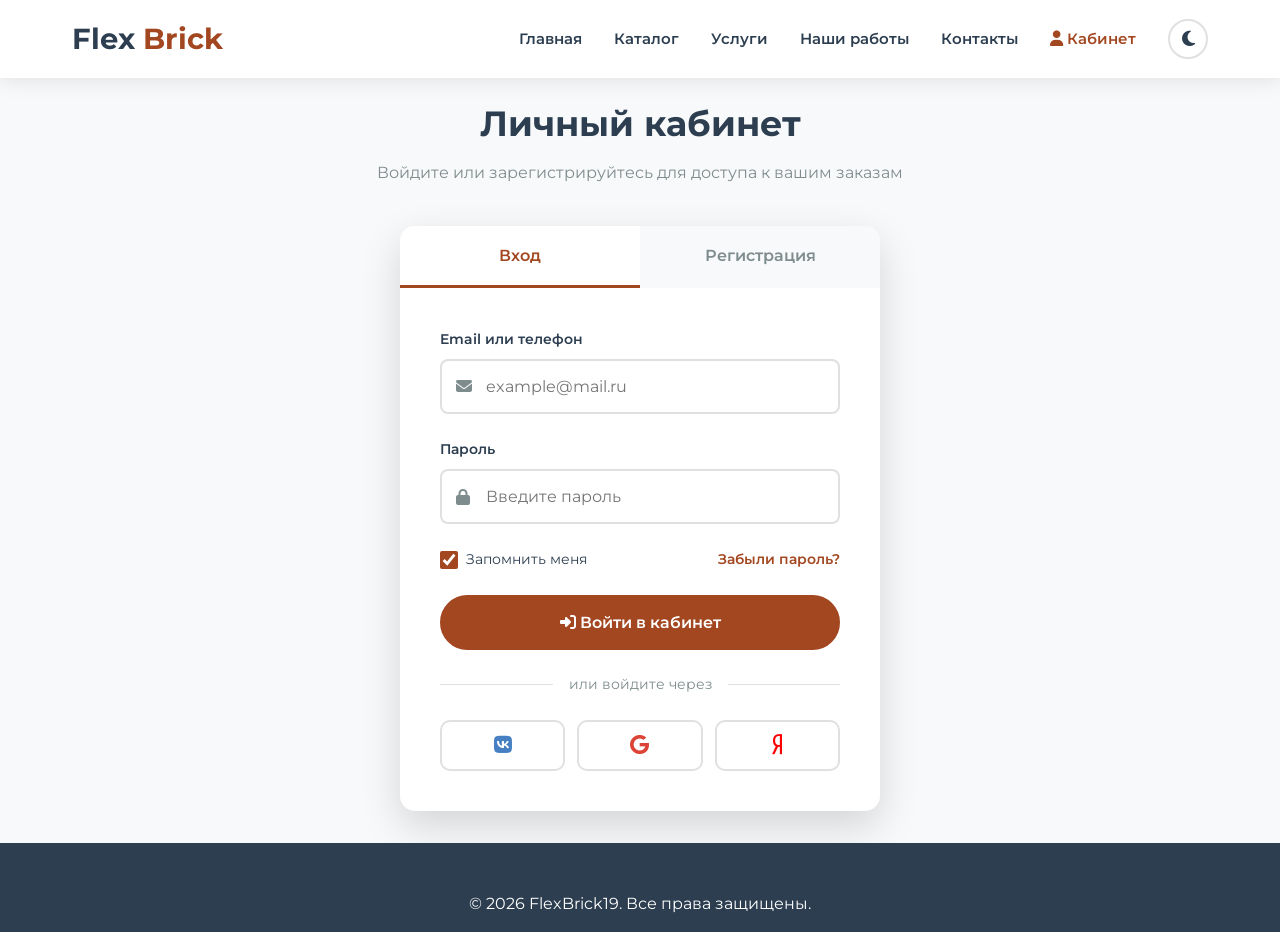
<file: account.html>
<!DOCTYPE html>
<html lang="ru">
<head>
    <meta charset="UTF-8">
    <meta name="viewport" content="width=device-width, initial-scale=1.0">
    <title>Личный кабинет | FlexBrick19</title>
    <link href="https://fonts.googleapis.com/css2?family=Montserrat:wght@300;400;500;600;700;800&display=swap" rel="stylesheet">
    <link rel="stylesheet" href="https://cdnjs.cloudflare.com/ajax/libs/font-awesome/6.4.0/css/all.min.css">
    <link rel="stylesheet" href="style.css">
    <style>
        .page-wrapper { max-width: 1200px; margin: 0 auto; padding: 6rem 2rem 2rem; }
        .page-header { text-align: center; margin-bottom: 2.5rem; }
        .page-header h1 { font-size: 2.2rem; color: var(--primary-color); margin-bottom: 0.5rem; }
        .page-header p { color: var(--text-light); }
        .auth-container { max-width: 480px; margin: 0 auto; background: var(--white); border-radius: var(--radius-md); box-shadow: var(--shadow-lg); overflow: hidden; }
        .auth-tabs { display: flex; background: var(--bg-light); }
        .auth-tab { flex: 1; padding: 1.25rem; text-align: center; cursor: pointer; font-weight: 600; color: var(--text-light); transition: var(--transition); border-bottom: 3px solid transparent; background: none; border-top: none; border-left: none; border-right: none; font-family: inherit; font-size: 1rem; }
        .auth-tab.active { color: var(--secondary-color); background: var(--white); border-bottom-color: var(--secondary-color); }
        .auth-form-container { padding: 2.5rem; }
        .auth-form { display: none; }
        .auth-form.active { display: block; animation: fadeIn 0.4s ease; }
        @keyframes fadeIn { from { opacity: 0; transform: translateY(10px); } to { opacity: 1; transform: translateY(0); } }
        .input-wrapper { position: relative; }
        .input-wrapper i { position: absolute; left: 1rem; top: 50%; transform: translateY(-50%); color: var(--text-light); }
        .form-input { padding-left: 2.75rem; }
        .form-checkbox { display: flex; align-items: center; gap: 0.5rem; font-size: 0.9rem; color: var(--text-dark); }
        .form-checkbox input { width: 18px; height: 18px; accent-color: var(--secondary-color); }
        .form-link { color: var(--secondary-color); text-decoration: none; font-weight: 600; font-size: 0.9rem; }
        .form-footer { display: flex; justify-content: space-between; align-items: center; margin: 1.5rem 0; flex-wrap: wrap; gap: 0.5rem; }
        .social-divider { display: flex; align-items: center; gap: 1rem; margin: 1.5rem 0; color: var(--text-light); font-size: 0.85rem; }
        .social-divider::before, .social-divider::after { content: ''; flex: 1; height: 1px; background: var(--border-color); }
        .social-buttons { display: grid; grid-template-columns: 1fr 1fr 1fr; gap: 0.75rem; }
        .social-btn { padding: 0.75rem; border: 2px solid var(--border-color); background: var(--white); border-radius: 10px; cursor: pointer; transition: var(--transition); font-size: 1.25rem; }
        .social-btn:hover { border-color: var(--secondary-color); transform: translateY(-2px); }
        .social-btn.vk { color: #4680C2; }
        .social-btn.google { color: #DB4437; }
        .social-btn.yandex { color: #FF0000; }
        .dashboard { display: grid; grid-template-columns: 280px 1fr; gap: 2rem; }
        .sidebar { background: var(--white); border-radius: var(--radius-md); padding: 1.5rem; height: fit-content; box-shadow: var(--shadow); }
        .user-profile { text-align: center; padding-bottom: 1.5rem; border-bottom: 1px solid var(--border-color); margin-bottom: 1.5rem; }
        .user-profile-avatar { width: 80px; height: 80px; background: linear-gradient(135deg, var(--secondary-color), #d35400); color: white; border-radius: 50%; display: flex; align-items: center; justify-content: center; font-size: 2rem; font-weight: 700; margin: 0 auto 1rem; }
        .user-profile h3 { color: var(--primary-color); margin-bottom: 0.25rem; }
        .user-profile p { color: var(--text-light); font-size: 0.85rem; }
        .sidebar-menu { list-style: none; }
        .sidebar-menu li { margin-bottom: 0.25rem; }
        .sidebar-menu a { display: flex; align-items: center; gap: 0.75rem; padding: 0.85rem 1rem; color: var(--text-dark); text-decoration: none; border-radius: 10px; font-weight: 500; font-size: 0.95rem; transition: var(--transition); }
        .sidebar-menu a i { width: 20px; text-align: center; color: var(--text-light); }
        .sidebar-menu a:hover, .sidebar-menu a.active { background: rgba(230,126,34,0.1); color: var(--secondary-color); }
        .sidebar-menu a:hover i, .sidebar-menu a.active i { color: var(--secondary-color); }
        .sidebar-menu .logout { margin-top: 1rem; padding-top: 1rem; border-top: 1px solid var(--border-color); color: var(--danger-color); }
        .content { min-width: 0; }
        .content-section { display: none; }
        .content-section.active { display: block; animation: fadeIn 0.4s ease; }
        .content-card { background: var(--white); border-radius: var(--radius-md); padding: 2rem; box-shadow: var(--shadow); margin-bottom: 1.5rem; }
        .content-card-header { display: flex; justify-content: space-between; align-items: center; margin-bottom: 1.5rem; padding-bottom: 1rem; border-bottom: 1px solid var(--border-color); flex-wrap: wrap; gap: 1rem; }
        .content-card-header h2 { font-size: 1.3rem; color: var(--primary-color); }
        .stats-grid { display: grid; grid-template-columns: repeat(auto-fit, minmax(200px, 1fr)); gap: 1rem; margin-bottom: 1.5rem; }
        .stat-card { background: var(--white); border-radius: var(--radius-md); padding: 1.5rem; box-shadow: var(--shadow); display: flex; align-items: center; gap: 1rem; }
        .stat-icon { width: 50px; height: 50px; border-radius: 12px; display: flex; align-items: center; justify-content: center; font-size: 1.3rem; color: white; flex-shrink: 0; }
        .stat-icon.orders { background: var(--secondary-color); }
        .stat-icon.favorites { background: var(--danger-color); }
        .stat-icon.bonuses { background: var(--success-color); }
        .stat-icon.spent { background: var(--accent-color); }
        .stat-info h4 { font-size: 1.4rem; color: var(--primary-color); margin-bottom: 0.25rem; }
        .stat-info p { font-size: 0.85rem; color: var(--text-light); }
        .table-responsive { overflow-x: auto; -webkit-overflow-scrolling: touch; }
        .orders-table { width: 100%; border-collapse: collapse; min-width: 600px; }
        .orders-table th { text-align: left; padding: 1rem; background: var(--bg-light); color: var(--text-dark); font-weight: 600; font-size: 0.85rem; text-transform: uppercase; letter-spacing: 0.5px; }
        .orders-table td { padding: 1rem; border-bottom: 1px solid var(--border-color); font-size: 0.9rem; }
        .orders-table tr:last-child td { border-bottom: none; }
        .orders-table tr:hover { background: var(--bg-light); }
        .status-badge { display: inline-block; padding: 0.3rem 0.75rem; border-radius: 20px; font-size: 0.75rem; font-weight: 600; white-space: nowrap; }
        .status-delivered { background: rgba(39,174,96,0.1); color: var(--success-color); }
        .status-progress { background: rgba(52,152,219,0.1); color: var(--accent-color); }
        .status-pending { background: rgba(241,196,15,0.1); color: #d4ac0d; }
        .favorites-grid { display: grid; grid-template-columns: repeat(auto-fill, minmax(220px, 1fr)); gap: 1.25rem; }
        .favorite-card { background: var(--white); border: 1px solid var(--border-color); border-radius: var(--radius-md); overflow: hidden; transition: var(--transition); position: relative; }
        .favorite-card:hover { transform: translateY(-5px); box-shadow: var(--shadow-lg); }
        .favorite-img { height: 160px; background: linear-gradient(135deg, #667eea 0%, #764ba2 100%); display: flex; align-items: center; justify-content: center; font-size: 3rem; color: white; }
        .favorite-card:nth-child(2) .favorite-img { background: linear-gradient(135deg, #f093fb 0%, #f5576c 100%); }
        .favorite-card:nth-child(3) .favorite-img { background: linear-gradient(135deg, #4facfe 0%, #00f2fe 100%); }
        .favorite-body { padding: 1rem; }
        .favorite-body h4 { font-size: 0.95rem; color: var(--primary-color); margin-bottom: 0.5rem; }
        .favorite-price { font-size: 1.1rem; font-weight: 700; color: var(--secondary-color); margin-bottom: 0.75rem; }
        .favorite-remove { position: absolute; top: 10px; right: 10px; width: 35px; height: 35px; background: rgba(255,255,255,0.9); border: none; border-radius: 50%; cursor: pointer; color: var(--danger-color); transition: var(--transition); }
        .favorite-remove:hover { background: var(--danger-color); color: white; }
        .profile-grid { display: grid; grid-template-columns: 1fr 1fr; gap: 1.25rem; }
        .profile-grid .full-width { grid-column: 1 / -1; }
        
        @media (max-width: 900px) {
            .dashboard { grid-template-columns: 1fr; }
            .profile-grid { grid-template-columns: 1fr; }
        }
        @media (max-width: 768px) {
            .page-wrapper { padding: 5rem 1rem 1rem; }
            .page-header h1 { font-size: 1.8rem; }
            .auth-form-container { padding: 1.5rem; }
            .content-card { padding: 1.25rem; }
            .stats-grid { grid-template-columns: repeat(2, 1fr); }
            .stat-card { padding: 1rem; }
            .stat-info h4 { font-size: 1.1rem; }
            .favorites-grid { grid-template-columns: 1fr; }
            .social-buttons { grid-template-columns: 1fr; }
        }
        @media (max-width: 480px) {
            .stats-grid { grid-template-columns: 1fr; }
            .form-footer { flex-direction: column; align-items: flex-start; }
        }
    </style>
</head>
<body>

    <nav>
        <div class="nav-container">
            <a href="index.html" class="logo">Flex<span>Brick</span></a>
            <ul class="nav-links">
                <li><a href="index.html">Главная</a></li>
                <li><a href="catalog.html">Каталог</a></li>
                <li><a href="services.html">Услуги</a></li>
                <li><a href="portfolio.html">Наши работы</a></li>
                <li><a href="contacts.html">Контакты</a></li>
                <li><a href="account.html" class="active"><i class="fas fa-user"></i> Кабинет</a></li>
                <li><button id="themeToggle" class="theme-toggle" title="Переключить тему"><i class="fas fa-moon"></i></button></li>
            </ul>
            <button class="mobile-menu" id="mobileMenuBtn">
                <i class="fas fa-bars"></i>
            </button>
        </div>
    </nav>

    <div class="overlay" id="overlay"></div>
    <div class="mobile-nav" id="mobileNav">
        <ul>
            <li><a href="index.html"><i class="fas fa-home"></i> Главная</a></li>
            <li><a href="catalog.html"><i class="fas fa-shopping-bag"></i> Каталог</a></li>
            <li><a href="services.html"><i class="fas fa-tools"></i> Услуги</a></li>
            <li><a href="portfolio.html"><i class="fas fa-briefcase"></i> Наши работы</a></li>
            <li><a href="contacts.html"><i class="fas fa-map-marker-alt"></i> Контакты</a></li>
            <li><a href="account.html" class="active"><i class="fas fa-user"></i> Кабинет</a></li>
        </ul>
        <button id="mobileThemeToggle" class="theme-toggle-mobile">
            <i class="fas fa-moon"></i> Темная тема
        </button>
    </div>

    <div class="page-wrapper">
        
        <div id="authSection">
            <div class="page-header">
                <h1>Личный кабинет</h1>
                <p>Войдите или зарегистрируйтесь для доступа к вашим заказам</p>
            </div>

            <div class="auth-container">
                <div class="auth-tabs">
                    <button class="auth-tab active" data-tab="login">Вход</button>
                    <button class="auth-tab" data-tab="register">Регистрация</button>
                </div>

                <div class="auth-form-container">
                    <form class="auth-form active" id="loginForm">
                        <div class="form-group">
                            <label class="form-label">Email или телефон</label>
                            <div class="input-wrapper">
                                <i class="fas fa-envelope"></i>
                                <input type="text" class="form-input" placeholder="example@mail.ru" required>
                            </div>
                        </div>
                        <div class="form-group">
                            <label class="form-label">Пароль</label>
                            <div class="input-wrapper">
                                <i class="fas fa-lock"></i>
                                <input type="password" class="form-input" placeholder="Введите пароль" required>
                            </div>
                        </div>
                        <div class="form-footer">
                            <label class="form-checkbox">
                                <input type="checkbox" checked>
                                Запомнить меня
                            </label>
                            <a href="#" class="form-link" onclick="showForgotPassword()">Забыли пароль?</a>
                        </div>
                        <button type="submit" class="btn btn-block">
                            <i class="fas fa-sign-in-alt"></i> Войти в кабинет
                        </button>

                        <div class="social-divider">или войдите через</div>

                        <div class="social-buttons">
                            <button type="button" class="social-btn vk"><i class="fab fa-vk"></i></button>
                            <button type="button" class="social-btn google"><i class="fab fa-google"></i></button>
                            <button type="button" class="social-btn yandex"><i class="fab fa-yandex"></i></button>
                        </div>
                    </form>

                    <form class="auth-form" id="registerForm">
                        <div class="form-group">
                            <label class="form-label">Ваше имя</label>
                            <div class="input-wrapper">
                                <i class="fas fa-user"></i>
                                <input type="text" class="form-input" placeholder="Иван Иванов" required>
                            </div>
                        </div>
                        <div class="form-group">
                            <label class="form-label">Email</label>
                            <div class="input-wrapper">
                                <i class="fas fa-envelope"></i>
                                <input type="email" class="form-input" placeholder="example@mail.ru" required>
                            </div>
                        </div>
                        <div class="form-group">
                            <label class="form-label">Телефон</label>
                            <div class="input-wrapper">
                                <i class="fas fa-phone"></i>
                                <input type="tel" class="form-input" placeholder="+7 (999) 000-00-00" required>
                            </div>
                        </div>
                        <div class="form-group">
                            <label class="form-label">Пароль</label>
                            <div class="input-wrapper">
                                <i class="fas fa-lock"></i>
                                <input type="password" class="form-input" placeholder="Минимум 8 символов" required>
                            </div>
                        </div>
                        <div class="form-group">
                            <label class="form-checkbox">
                                <input type="checkbox" required>
                                Согласен с <a href="#" class="form-link">условиями использования</a>
                            </label>
                        </div>
                        <button type="submit" class="btn btn-block">
                            <i class="fas fa-user-plus"></i> Создать аккаунт
                        </button>
                    </form>

                    <form class="auth-form" id="forgotForm">
                        <div style="text-align: center; margin-bottom: 1.5rem;">
                            <i class="fas fa-key" style="font-size: 3rem; color: var(--secondary-color); margin-bottom: 1rem;"></i>
                            <h3 style="color: var(--primary-color); margin-bottom: 0.5rem;">Восстановление пароля</h3>
                            <p style="color: var(--text-light); font-size: 0.9rem;">Введите email, на который мы отправим ссылку для сброса пароля</p>
                        </div>
                        <div class="form-group">
                            <label class="form-label">Email</label>
                            <div class="input-wrapper">
                                <i class="fas fa-envelope"></i>
                                <input type="email" class="form-input" placeholder="example@mail.ru" required>
                            </div>
                        </div>
                        <button type="submit" class="btn btn-block">
                            <i class="fas fa-paper-plane"></i> Отправить ссылку
                        </button>
                        <button type="button" class="btn btn-outline btn-block" style="margin-top: 0.75rem; color: var(--text-dark); border-color: var(--border-color);" onclick="backToLogin()">
                            <i class="fas fa-arrow-left"></i> Вернуться ко входу
                        </button>
                    </form>
                </div>
            </div>
        </div>

        <div id="dashboardSection" style="display: none;">
            <div class="page-header">
                <h1>Добро пожаловать, Иван!</h1>
                <p>Управляйте вашими заказами и личными данными</p>
            </div>

            <div class="dashboard">
                <aside class="sidebar">
                    <div class="user-profile">
                        <div class="user-profile-avatar">ИИ</div>
                        <h3>Иван Иванов</h3>
                        <p>ivan@mail.ru</p>
                    </div>
                    <ul class="sidebar-menu">
                        <li><a href="#" class="active" data-section="overview"><i class="fas fa-home"></i> Обзор</a></li>
                        <li><a href="#" data-section="orders"><i class="fas fa-shopping-bag"></i> Мои заказы</a></li>
                        <li><a href="#" data-section="favorites"><i class="fas fa-heart"></i> Избранное</a></li>
                        <li><a href="#" data-section="addresses"><i class="fas fa-map-marker-alt"></i> Адреса доставки</a></li>
                        <li><a href="#" data-section="profile"><i class="fas fa-user-cog"></i> Личные данные</a></li>
                        <li><a href="#" data-section="notifications"><i class="fas fa-bell"></i> Уведомления</a></li>
                        <li><a href="#" class="logout" onclick="logout()"><i class="fas fa-sign-out-alt"></i> Выйти</a></li>
                    </ul>
                </aside>

                <main class="content">
                    <div class="content-section active" id="overview">
                        <div class="stats-grid">
                            <div class="stat-card">
                                <div class="stat-icon orders"><i class="fas fa-shopping-bag"></i></div>
                                <div class="stat-info">
                                    <h4>12</h4>
                                    <p>Всего заказов</p>
                                </div>
                            </div>
                            <div class="stat-card">
                                <div class="stat-icon favorites"><i class="fas fa-heart"></i></div>
                                <div class="stat-info">
                                    <h4>7</h4>
                                    <p>В избранном</p>
                                </div>
                            </div>
                            <div class="stat-card">
                                <div class="stat-icon bonuses"><i class="fas fa-star"></i></div>
                                <div class="stat-info">
                                    <h4>450</h4>
                                    <p>Бонусных баллов</p>
                                </div>
                            </div>
                            <div class="stat-card">
                                <div class="stat-icon spent"><i class="fas fa-ruble-sign"></i></div>
                                <div class="stat-info">
                                    <h4>85 200</h4>
                                    <p>Общая сумма покупок</p>
                                </div>
                            </div>
                        </div>

                        <div class="content-card">
                            <div class="content-card-header">
                                <h2>Последние заказы</h2>
                                <a href="#" class="form-link" onclick="switchSection('orders')">Все заказы →</a>
                            </div>
                            <div class="table-responsive">
                                <table class="orders-table">
                                    <thead>
                                        <tr>
                                            <th>№ Заказа</th>
                                            <th>Дата</th>
                                            <th>Сумма</th>
                                            <th>Статус</th>
                                        </tr>
                                    </thead>
                                    <tbody>
                                        <tr>
                                            <td><strong>#FB-1247</strong></td>
                                            <td>15 июня 2026</td>
                                            <td>15 750 ₽</td>
                                            <td><span class="status-badge status-progress">В пути</span></td>
                                        </tr>
                                        <tr>
                                            <td><strong>#FB-1198</strong></td>
                                            <td>02 июня 2026</td>
                                            <td>8 400 ₽</td>
                                            <td><span class="status-badge status-delivered">Доставлен</span></td>
                                        </tr>
                                        <tr>
                                            <td><strong>#FB-1156</strong></td>
                                            <td>18 мая 2026</td>
                                            <td>22 100 ₽</td>
                                            <td><span class="status-badge status-delivered">Доставлен</span></td>
                                        </tr>
                                    </tbody>
                                </table>
                            </div>
                        </div>
                    </div>

                    <div class="content-section" id="orders">
                        <div class="content-card">
                            <div class="content-card-header">
                                <h2>История заказов</h2>
                            </div>
                            <div class="table-responsive">
                                <table class="orders-table">
                                    <thead>
                                        <tr>
                                            <th>№ Заказа</th>
                                            <th>Дата</th>
                                            <th>Товары</th>
                                            <th>Сумма</th>
                                            <th>Статус</th>
                                            <th></th>
                                        </tr>
                                    </thead>
                                    <tbody>
                                        <tr>
                                            <td><strong>#FB-1247</strong></td>
                                            <td>15.06.2026</td>
                                            <td>Гибкий кирпич "Лофт" × 8 м²</td>
                                            <td>15 750 ₽</td>
                                            <td><span class="status-badge status-progress">В пути</span></td>
                                            <td><a href="#" class="form-link">Детали</a></td>
                                        </tr>
                                        <tr>
                                            <td><strong>#FB-1198</strong></td>
                                            <td>02.06.2026</td>
                                            <td>Клей для гибкого кирпича × 3</td>
                                            <td>8 400 ₽</td>
                                            <td><span class="status-badge status-delivered">Доставлен</span></td>
                                            <td><a href="#" class="form-link">Детали</a></td>
                                        </tr>
                                        <tr>
                                            <td><strong>#FB-1156</strong></td>
                                            <td>18.05.2026</td>
                                            <td>Гибкий мрамор "Белый" × 10 м²</td>
                                            <td>22 100 ₽</td>
                                            <td><span class="status-badge status-delivered">Доставлен</span></td>
                                            <td><a href="#" class="form-link">Детали</a></td>
                                        </tr>
                                    </tbody>
                                </table>
                            </div>
                        </div>
                    </div>

                    <div class="content-section" id="favorites">
                        <div class="content-card">
                            <div class="content-card-header">
                                <h2>Избранные товары</h2>
                            </div>
                            <div class="favorites-grid">
                                <div class="favorite-card">
                                    <button class="favorite-remove"><i class="fas fa-heart"></i></button>
                                    <div class="favorite-img"><i class="fas fa-th"></i></div>
                                    <div class="favorite-body">
                                        <h4>Гибкий кирпич "Классик Red"</h4>
                                        <div class="favorite-price">1 250 ₽ / м²</div>
                                        <button class="btn btn-sm btn-block">В корзину</button>
                                    </div>
                                </div>
                                <div class="favorite-card">
                                    <button class="favorite-remove"><i class="fas fa-heart"></i></button>
                                    <div class="favorite-img"><i class="fas fa-gem"></i></div>
                                    <div class="favorite-body">
                                        <h4>Гибкий мрамор "Белый Венецианский"</h4>
                                        <div class="favorite-price">2 100 ₽ / м²</div>
                                        <button class="btn btn-sm btn-block">В корзину</button>
                                    </div>
                                </div>
                                <div class="favorite-card">
                                    <button class="favorite-remove"><i class="fas fa-heart"></i></button>
                                    <div class="favorite-img"><i class="fas fa-fill-drip"></i></div>
                                    <div class="favorite-body">
                                        <h4>Клей для гибкого кирпича "Профи"</h4>
                                        <div class="favorite-price">850 ₽ / шт</div>
                                        <button class="btn btn-sm btn-block">В корзину</button>
                                    </div>
                                </div>
                            </div>
                        </div>
                    </div>

                    <div class="content-section" id="addresses">
                        <div class="content-card">
                            <div class="content-card-header">
                                <h2>Адреса доставки</h2>
                                <button class="btn btn-sm"><i class="fas fa-plus"></i> Добавить адрес</button>
                            </div>
                            <div style="display: grid; grid-template-columns: repeat(auto-fit, minmax(280px, 1fr)); gap: 1rem;">
                                <div style="padding: 1.25rem; border: 2px solid var(--border-color); border-radius: 12px;">
                                    <div style="display: flex; justify-content: space-between; align-items: start; margin-bottom: 0.75rem; flex-wrap: wrap; gap: 0.5rem;">
                                        <strong style="color: var(--primary-color);"><i class="fas fa-home" style="color: var(--secondary-color);"></i> Дом</strong>
                                        <span style="background: rgba(39,174,96,0.1); color: var(--success-color); padding: 0.2rem 0.6rem; border-radius: 10px; font-size: 0.75rem; font-weight: 600;">По умолчанию</span>
                                    </div>
                                    <p style="color: var(--text-light); font-size: 0.9rem; line-height: 1.5;">
                                        Иван Иванов<br>
                                        г. Абакан, ул. Ивана Ярыгина, д. 15, кв. 402<br>
                                        +7 (999) 123-45-67
                                    </p>
                                    <div style="display: flex; gap: 0.5rem; margin-top: 1rem;">
                                        <a href="#" class="form-link"><i class="fas fa-edit"></i> Изменить</a>
                                    </div>
                                </div>
                            </div>
                        </div>
                    </div>

                    <div class="content-section" id="profile">
                        <div class="content-card">
                            <div class="content-card-header">
                                <h2>Личные данные</h2>
                            </div>
                            <form>
                                <div class="profile-grid">
                                    <div class="form-group">
                                        <label class="form-label">Имя</label>
                                        <div class="input-wrapper">
                                            <i class="fas fa-user"></i>
                                            <input type="text" class="form-input" value="Иван">
                                        </div>
                                    </div>
                                    <div class="form-group">
                                        <label class="form-label">Фамилия</label>
                                        <div class="input-wrapper">
                                            <i class="fas fa-user"></i>
                                            <input type="text" class="form-input" value="Иванов">
                                        </div>
                                    </div>
                                    <div class="form-group">
                                        <label class="form-label">Email</label>
                                        <div class="input-wrapper">
                                            <i class="fas fa-envelope"></i>
                                            <input type="email" class="form-input" value="ivan@mail.ru">
                                        </div>
                                    </div>
                                    <div class="form-group">
                                        <label class="form-label">Телефон</label>
                                        <div class="input-wrapper">
                                            <i class="fas fa-phone"></i>
                                            <input type="tel" class="form-input" value="+7 (999) 123-45-67">
                                        </div>
                                    </div>
                                    <div class="form-group full-width">
                                        <button type="submit" class="btn" style="max-width: 300px;">
                                            <i class="fas fa-save"></i> Сохранить изменения
                                        </button>
                                    </div>
                                </div>
                            </form>
                        </div>
                    </div>

                    <div class="content-section" id="notifications">
                        <div class="content-card">
                            <div class="content-card-header">
                                <h2>Настройки уведомлений</h2>
                            </div>
                            <div style="display: flex; flex-direction: column; gap: 1rem;">
                                <label style="display: flex; justify-content: space-between; align-items: center; padding: 1rem; background: var(--bg-light); border-radius: 10px; cursor: pointer; flex-wrap: wrap; gap: 0.5rem;">
                                    <div>
                                        <strong style="display: block; margin-bottom: 0.25rem;">Email-уведомления</strong>
                                        <small style="color: var(--text-light);">Получать письма о статусе заказов</small>
                                    </div>
                                    <input type="checkbox" checked style="width: 20px; height: 20px; accent-color: var(--secondary-color);">
                                </label>
                                <label style="display: flex; justify-content: space-between; align-items: center; padding: 1rem; background: var(--bg-light); border-radius: 10px; cursor: pointer; flex-wrap: wrap; gap: 0.5rem;">
                                    <div>
                                        <strong style="display: block; margin-bottom: 0.25rem;">SMS-уведомления</strong>
                                        <small style="color: var(--text-light);">Получать сообщения о доставке</small>
                                    </div>
                                    <input type="checkbox" checked style="width: 20px; height: 20px; accent-color: var(--secondary-color);">
                                </label>
                            </div>
                            <button class="btn" style="margin-top: 1.5rem; max-width: 300px;">
                                <i class="fas fa-save"></i> Сохранить настройки
                            </button>
                        </div>
                    </div>
                </main>
            </div>
        </div>
    </div>

    <footer>
        <p>© 2026 FlexBrick19. Все права защищены.</p>
    </footer>

    <script src="script.js"></script>
    <script>
        document.querySelectorAll('.auth-tab').forEach(tab => {
            tab.addEventListener('click', () => {
                document.querySelectorAll('.auth-tab').forEach(t => t.classList.remove('active'));
                document.querySelectorAll('.auth-form').forEach(f => f.classList.remove('active'));
                tab.classList.add('active');
                document.getElementById(tab.dataset.tab + 'Form').classList.add('active');
            });
        });

        function showForgotPassword() {
            document.querySelectorAll('.auth-form').forEach(f => f.classList.remove('active'));
            document.getElementById('forgotForm').classList.add('active');
        }

        function backToLogin() {
            document.querySelectorAll('.auth-form').forEach(f => f.classList.remove('active'));
            document.getElementById('loginForm').classList.add('active');
            document.querySelectorAll('.auth-tab').forEach(t => t.classList.remove('active'));
            document.querySelector('.auth-tab[data-tab="login"]').classList.add('active');
        }

        document.getElementById('loginForm').addEventListener('submit', e => {
            e.preventDefault();
            document.getElementById('authSection').style.display = 'none';
            document.getElementById('dashboardSection').style.display = 'block';
        });

        document.getElementById('registerForm').addEventListener('submit', e => {
            e.preventDefault();
            alert('Регистрация успешна!');
            document.getElementById('authSection').style.display = 'none';
            document.getElementById('dashboardSection').style.display = 'block';
        });

        document.getElementById('forgotForm').addEventListener('submit', e => {
            e.preventDefault();
            alert('Ссылка отправлена!');
            backToLogin();
        });

        document.querySelectorAll('.sidebar-menu a[data-section]').forEach(link => {
            link.addEventListener('click', e => {
                e.preventDefault();
                switchSection(link.dataset.section);
            });
        });

        function switchSection(sectionId) {
            document.querySelectorAll('.sidebar-menu a[data-section]').forEach(a => a.classList.remove('active'));
            document.querySelector(`.sidebar-menu a[data-section="${sectionId}"]`).classList.add('active');
            document.querySelectorAll('.content-section').forEach(s => s.classList.remove('active'));
            document.getElementById(sectionId).classList.add('active');
        }

        function logout() {
            if (confirm('Выйти?')) {
                document.getElementById('dashboardSection').style.display = 'none';
                document.getElementById('authSection').style.display = 'block';
            }
        }
    </script>
</body>
</html>
</file>
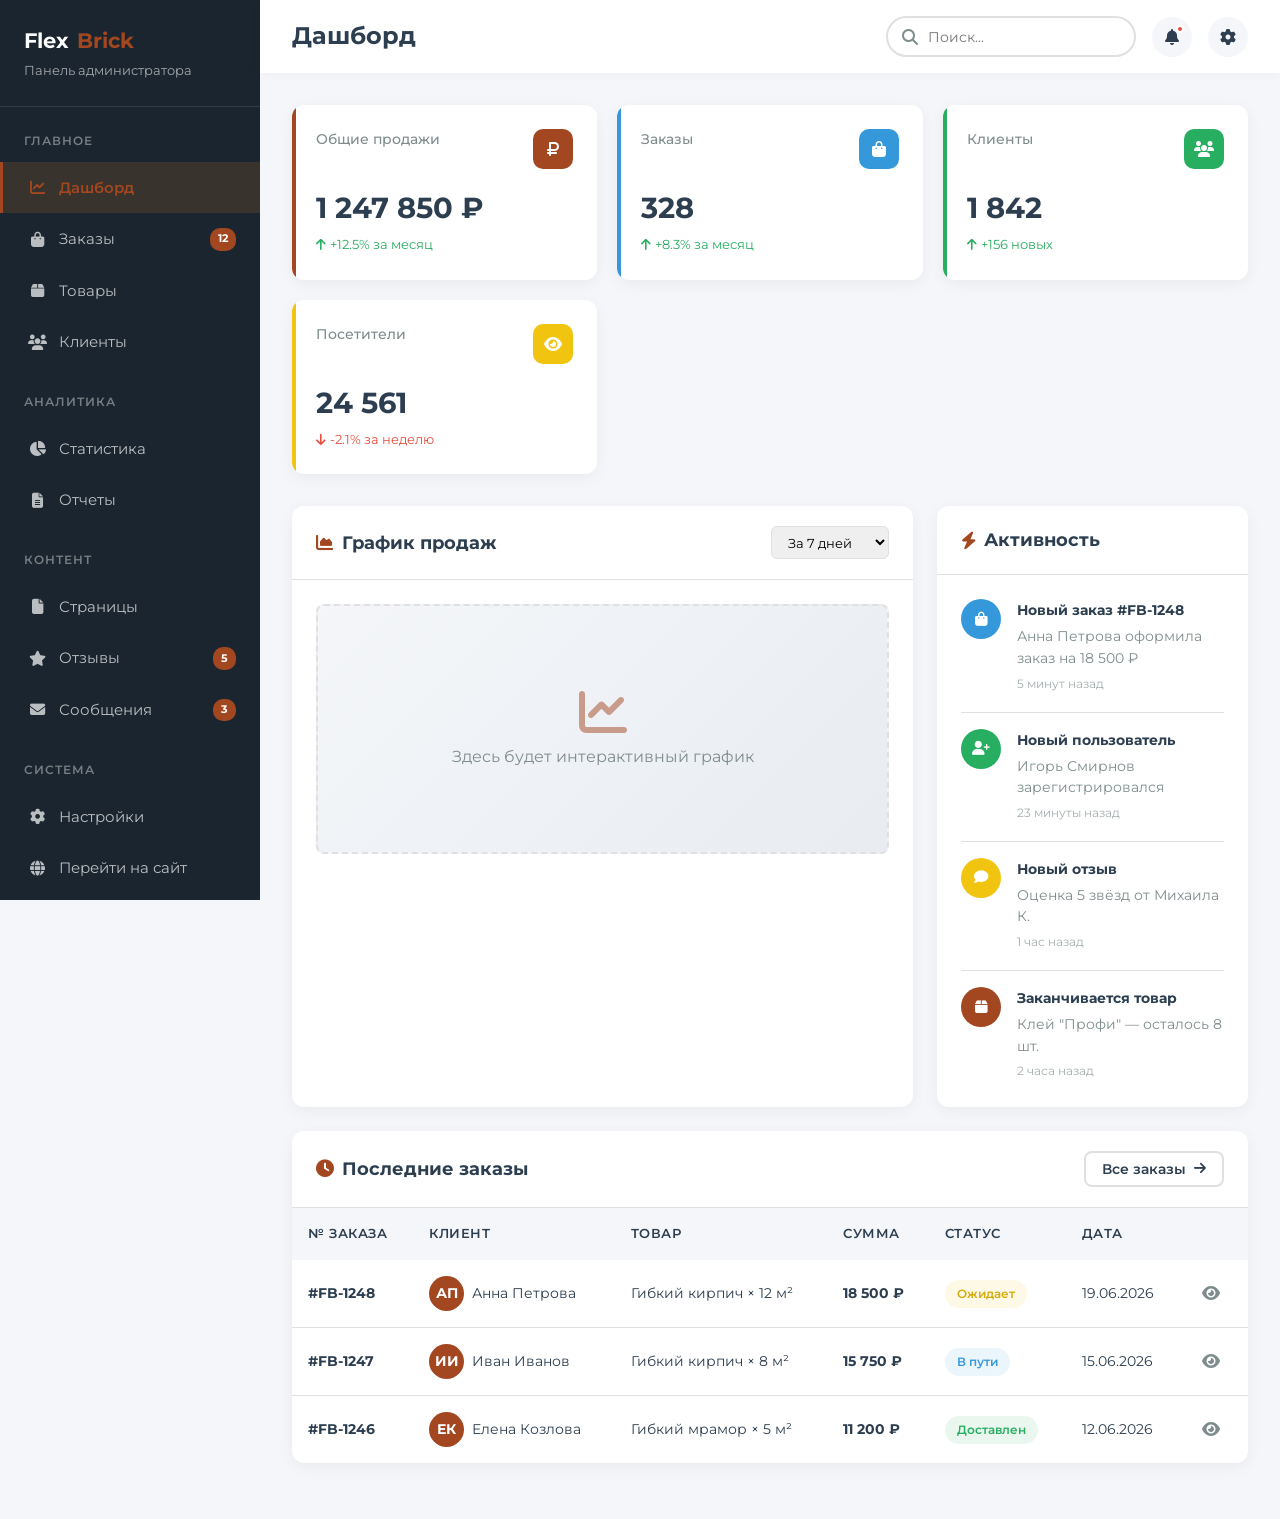
<file: admin.html>
<!DOCTYPE html>
<html lang="ru">
<head>
    <meta charset="UTF-8">
    <meta name="viewport" content="width=device-width, initial-scale=1.0">
    <title>Админ-панель | FlexBrick19</title>
    <link href="https://fonts.googleapis.com/css2?family=Montserrat:wght@300;400;500;600;700;800&display=swap" rel="stylesheet">
    <link rel="stylesheet" href="https://cdnjs.cloudflare.com/ajax/libs/font-awesome/6.4.0/css/all.min.css">
    <style>
        :root {
            --primary-color: #2c3e50;
            --secondary-color: #A24720;
            --accent-color: #3498db;
            --success-color: #27ae60;
            --danger-color: #e74c3c;
            --warning-color: #f1c40f;
            --text-dark: #2c3e50;
            --text-light: #7f8c8d;
            --bg-light: #f4f6f9;
            --white: #ffffff;
            --border-color: #e0e0e0;
            --sidebar-bg: #1a252f;
            --shadow: 0 4px 15px rgba(0,0,0,0.05);
            --shadow-lg: 0 15px 40px rgba(0,0,0,0.12);
            --radius: 12px;
            --transition: all 0.3s ease;
        }

        * { margin: 0; padding: 0; box-sizing: border-box; }
        body {
            font-family: 'Montserrat', sans-serif;
            background: var(--bg-light);
            color: var(--text-dark);
            line-height: 1.6;
        }

        /* Admin Layout */
        .admin-layout {
            display: grid;
            grid-template-columns: 260px 1fr;
            min-height: 100vh;
        }

        /* Sidebar */
        .admin-sidebar {
            background: var(--sidebar-bg);
            color: white;
            padding: 1.5rem 0;
            position: sticky;
            top: 0;
            height: 100vh;
            overflow-y: auto;
        }

        .admin-logo {
            padding: 0 1.5rem 1.5rem;
            border-bottom: 1px solid rgba(255,255,255,0.1);
            margin-bottom: 1.5rem;
        }

        .admin-logo h2 {
            font-size: 1.3rem;
            display: flex;
            align-items: center;
            gap: 0.5rem;
        }

        .admin-logo h2 span { color: var(--secondary-color); }
        .admin-logo p { font-size: 0.8rem; opacity: 0.6; margin-top: 0.25rem; }

        .admin-menu-title {
            padding: 0 1.5rem;
            font-size: 0.75rem;
            text-transform: uppercase;
            letter-spacing: 1px;
            color: rgba(255,255,255,0.4);
            margin: 1.5rem 0 0.75rem;
            font-weight: 600;
        }

        .admin-menu {
            list-style: none;
        }

        .admin-menu a {
            display: flex;
            align-items: center;
            gap: 0.75rem;
            padding: 0.85rem 1.5rem;
            color: rgba(255,255,255,0.7);
            text-decoration: none;
            font-size: 0.95rem;
            transition: var(--transition);
            border-left: 3px solid transparent;
        }

        .admin-menu a i { width: 20px; text-align: center; }

        .admin-menu a:hover {
            background: rgba(255,255,255,0.05);
            color: white;
            border-left-color: var(--secondary-color);
        }

        .admin-menu a.active {
            background: rgba(230,126,34,0.15);
            color: var(--secondary-color);
            border-left-color: var(--secondary-color);
            font-weight: 600;
        }

        .admin-menu .badge-count {
            margin-left: auto;
            background: var(--secondary-color);
            color: white;
            padding: 0.15rem 0.5rem;
            border-radius: 10px;
            font-size: 0.7rem;
            font-weight: 700;
        }

        .admin-user {
            padding: 1.5rem;
            margin-top: 1.5rem;
            border-top: 1px solid rgba(255,255,255,0.1);
            display: flex;
            align-items: center;
            gap: 0.75rem;
        }

        .admin-user-avatar {
            width: 40px;
            height: 40px;
            background: var(--secondary-color);
            color: white;
            border-radius: 50%;
            display: flex;
            align-items: center;
            justify-content: center;
            font-weight: 700;
        }

        .admin-user-info h4 { font-size: 0.9rem; }
        .admin-user-info p { font-size: 0.75rem; opacity: 0.6; }

        /* Main Content */
        .admin-main {
            padding: 0;
        }

        .admin-header {
            background: var(--white);
            padding: 1rem 2rem;
            display: flex;
            justify-content: space-between;
            align-items: center;
            box-shadow: 0 2px 10px rgba(0,0,0,0.03);
            position: sticky;
            top: 0;
            z-index: 100;
        }

        .admin-header h1 {
            font-size: 1.5rem;
            color: var(--primary-color);
        }

        .admin-header-actions {
            display: flex;
            align-items: center;
            gap: 1rem;
        }

        .search-box {
            position: relative;
        }

        .search-box input {
            padding: 0.6rem 1rem 0.6rem 2.5rem;
            border: 2px solid var(--border-color);
            border-radius: 25px;
            font-family: inherit;
            font-size: 0.9rem;
            width: 250px;
            transition: var(--transition);
        }

        .search-box input:focus {
            outline: none;
            border-color: var(--secondary-color);
            width: 300px;
        }

        .search-box i {
            position: absolute;
            left: 1rem;
            top: 50%;
            transform: translateY(-50%);
            color: var(--text-light);
        }

        .icon-btn {
            width: 40px;
            height: 40px;
            border-radius: 50%;
            background: var(--bg-light);
            border: none;
            cursor: pointer;
            display: flex;
            align-items: center;
            justify-content: center;
            font-size: 1rem;
            color: var(--text-dark);
            transition: var(--transition);
            position: relative;
        }

        .icon-btn:hover {
            background: var(--secondary-color);
            color: white;
        }

        .icon-btn .notification-dot {
            position: absolute;
            top: 8px;
            right: 8px;
            width: 8px;
            height: 8px;
            background: var(--danger-color);
            border-radius: 50%;
            border: 2px solid white;
        }

        .admin-content {
            padding: 2rem;
        }

        .admin-section {
            display: none;
        }

        .admin-section.active {
            display: block;
            animation: fadeIn 0.4s ease;
        }

        @keyframes fadeIn {
            from { opacity: 0; transform: translateY(10px); }
            to { opacity: 1; transform: translateY(0); }
        }

        /* Stats Cards */
        .stats-grid {
            display: grid;
            grid-template-columns: repeat(auto-fit, minmax(240px, 1fr));
            gap: 1.25rem;
            margin-bottom: 2rem;
        }

        .stat-card {
            background: var(--white);
            border-radius: var(--radius);
            padding: 1.5rem;
            box-shadow: var(--shadow);
            position: relative;
            overflow: hidden;
            transition: var(--transition);
        }

        .stat-card:hover {
            transform: translateY(-5px);
            box-shadow: var(--shadow-lg);
        }

        .stat-card::before {
            content: '';
            position: absolute;
            top: 0;
            left: 0;
            width: 4px;
            height: 100%;
        }

        .stat-card.sales::before { background: var(--secondary-color); }
        .stat-card.orders::before { background: var(--accent-color); }
        .stat-card.users::before { background: var(--success-color); }
        .stat-card.visitors::before { background: var(--warning-color); }

        .stat-card-header {
            display: flex;
            justify-content: space-between;
            align-items: start;
            margin-bottom: 1rem;
        }

        .stat-card-label {
            font-size: 0.85rem;
            color: var(--text-light);
            font-weight: 500;
        }

        .stat-card-icon {
            width: 40px;
            height: 40px;
            border-radius: 10px;
            display: flex;
            align-items: center;
            justify-content: center;
            color: white;
            font-size: 1rem;
        }

        .stat-card-icon.sales { background: var(--secondary-color); }
        .stat-card-icon.orders { background: var(--accent-color); }
        .stat-card-icon.users { background: var(--success-color); }
        .stat-card-icon.visitors { background: var(--warning-color); }

        .stat-card-value {
            font-size: 1.8rem;
            font-weight: 700;
            color: var(--primary-color);
            margin-bottom: 0.25rem;
        }

        .stat-card-trend {
            font-size: 0.8rem;
            display: flex;
            align-items: center;
            gap: 0.25rem;
        }

        .trend-up { color: var(--success-color); }
        .trend-down { color: var(--danger-color); }

        /* Cards */
        .admin-card {
            background: var(--white);
            border-radius: var(--radius);
            box-shadow: var(--shadow);
            margin-bottom: 1.5rem;
            overflow: hidden;
        }

        .admin-card-header {
            padding: 1.25rem 1.5rem;
            display: flex;
            justify-content: space-between;
            align-items: center;
            border-bottom: 1px solid var(--border-color);
        }

        .admin-card-header h2 {
            font-size: 1.1rem;
            color: var(--primary-color);
            display: flex;
            align-items: center;
            gap: 0.5rem;
        }

        .admin-card-header h2 i {
            color: var(--secondary-color);
        }

        .admin-card-body {
            padding: 1.5rem;
        }

        /* Tables */
        .admin-table {
            width: 100%;
            border-collapse: collapse;
        }

        .admin-table th {
            text-align: left;
            padding: 1rem;
            background: var(--bg-light);
            color: var(--text-dark);
            font-weight: 600;
            font-size: 0.8rem;
            text-transform: uppercase;
            letter-spacing: 0.5px;
        }

        .admin-table td {
            padding: 1rem;
            border-bottom: 1px solid var(--border-color);
            font-size: 0.9rem;
            vertical-align: middle;
        }

        .admin-table tr:last-child td { border-bottom: none; }

        .admin-table tr:hover { background: var(--bg-light); }

        .product-cell {
            display: flex;
            align-items: center;
            gap: 0.75rem;
        }

        .product-thumb {
            width: 45px;
            height: 45px;
            border-radius: 8px;
            display: flex;
            align-items: center;
            justify-content: center;
            color: white;
            font-size: 1.1rem;
            flex-shrink: 0;
        }

        .product-thumb.brick { background: linear-gradient(135deg, #e17055 0%, #d63031 100%); }
        .product-thumb.marble { background: linear-gradient(135deg, #636e72 0%, #2d3436 100%); }
        .product-thumb.glue { background: linear-gradient(135deg, #fdcb6e 0%, #e17055 100%); }

        .product-name strong {
            display: block;
            color: var(--primary-color);
            font-size: 0.9rem;
        }

        .product-name small {
            color: var(--text-light);
            font-size: 0.75rem;
        }

        .status-badge {
            display: inline-block;
            padding: 0.3rem 0.75rem;
            border-radius: 20px;
            font-size: 0.75rem;
            font-weight: 600;
        }

        .status-active { background: rgba(39,174,96,0.1); color: var(--success-color); }
        .status-inactive { background: rgba(231,76,60,0.1); color: var(--danger-color); }
        .status-pending { background: rgba(241,196,15,0.1); color: #d4ac0d; }
        .status-shipped { background: rgba(52,152,219,0.1); color: var(--accent-color); }

        .action-btn {
            background: none;
            border: none;
            cursor: pointer;
            padding: 0.4rem;
            color: var(--text-light);
            transition: var(--transition);
            font-size: 1rem;
        }

        .action-btn:hover { color: var(--secondary-color); }
        .action-btn.danger:hover { color: var(--danger-color); }

        /* Buttons */
        .btn {
            display: inline-flex;
            align-items: center;
            justify-content: center;
            gap: 0.5rem;
            padding: 0.75rem 1.5rem;
            background: var(--secondary-color);
            color: white;
            border: none;
            border-radius: 8px;
            font-weight: 600;
            cursor: pointer;
            font-family: inherit;
            font-size: 0.9rem;
            transition: var(--transition);
        }

        .btn:hover {
            background: #d35400;
            transform: translateY(-2px);
            box-shadow: 0 8px 15px rgba(230,126,34,0.3);
        }

        .btn-sm {
            padding: 0.5rem 1rem;
            font-size: 0.85rem;
        }

        .btn-outline {
            background: transparent;
            color: var(--text-dark);
            border: 2px solid var(--border-color);
        }

        .btn-outline:hover {
            border-color: var(--secondary-color);
            color: var(--secondary-color);
            background: transparent;
        }

        .btn-danger {
            background: var(--danger-color);
        }

        .btn-danger:hover { background: #c0392b; box-shadow: 0 8px 15px rgba(231,76,60,0.3); }

        /* Charts placeholder */
        .chart-placeholder {
            height: 250px;
            background: linear-gradient(135deg, var(--bg-light) 0%, #e8ecf1 100%);
            border-radius: 8px;
            display: flex;
            flex-direction: column;
            align-items: center;
            justify-content: center;
            color: var(--text-light);
            border: 2px dashed var(--border-color);
        }

        .chart-placeholder i {
            font-size: 3rem;
            margin-bottom: 0.5rem;
            color: var(--secondary-color);
            opacity: 0.5;
        }

        /* Grid layouts */
        .grid-2 {
            display: grid;
            grid-template-columns: 2fr 1fr;
            gap: 1.5rem;
        }

        /* Recent Activity */
        .activity-list {
            list-style: none;
        }

        .activity-item {
            display: flex;
            gap: 1rem;
            padding: 1rem 0;
            border-bottom: 1px solid var(--border-color);
        }

        .activity-item:last-child { border-bottom: none; }

        .activity-icon {
            width: 40px;
            height: 40px;
            border-radius: 50%;
            display: flex;
            align-items: center;
            justify-content: center;
            color: white;
            font-size: 0.9rem;
            flex-shrink: 0;
        }

        .activity-icon.order { background: var(--accent-color); }
        .activity-icon.user { background: var(--success-color); }
        .activity-icon.product { background: var(--secondary-color); }
        .activity-icon.message { background: var(--warning-color); }

        .activity-content strong {
            color: var(--primary-color);
            display: block;
            font-size: 0.9rem;
            margin-bottom: 0.25rem;
        }

        .activity-content p {
            font-size: 0.85rem;
            color: var(--text-light);
        }

        .activity-content small {
            font-size: 0.75rem;
            color: var(--text-light);
            opacity: 0.7;
        }

        /* User avatars */
        .user-avatar-small {
            width: 35px;
            height: 35px;
            border-radius: 50%;
            background: var(--secondary-color);
            color: white;
            display: flex;
            align-items: center;
            justify-content: center;
            font-weight: 700;
            font-size: 0.85rem;
            flex-shrink: 0;
        }

        /* Responsive */
        @media (max-width: 1024px) {
            .admin-layout { grid-template-columns: 1fr; }
            .admin-sidebar {
                position: fixed;
                left: -260px;
                top: 0;
                z-index: 1000;
                transition: var(--transition);
            }
            .admin-sidebar.open { left: 0; }
            .grid-2 { grid-template-columns: 1fr; }
        }
    </style>
</head>
<body>

    <div class="admin-layout">
        <!-- SIDEBAR -->
        <aside class="admin-sidebar" id="adminSidebar">
            <div class="admin-logo">
                <h2>Flex<span>Brick</span></h2>
                <p>Панель администратора</p>
            </div>

            <p class="admin-menu-title">Главное</p>
            <ul class="admin-menu">
                <li><a href="#" class="active" data-section="dashboard"><i class="fas fa-chart-line"></i> Дашборд</a></li>
                <li><a href="#" data-section="orders"><i class="fas fa-shopping-bag"></i> Заказы <span class="badge-count">12</span></a></li>
                <li><a href="#" data-section="products"><i class="fas fa-box"></i> Товары</a></li>
                <li><a href="#" data-section="customers"><i class="fas fa-users"></i> Клиенты</a></li>
            </ul>

            <p class="admin-menu-title">Аналитика</p>
            <ul class="admin-menu">
                <li><a href="#" data-section="analytics"><i class="fas fa-chart-pie"></i> Статистика</a></li>
                <li><a href="#" data-section="reports"><i class="fas fa-file-alt"></i> Отчеты</a></li>
            </ul>

            <p class="admin-menu-title">Контент</p>
            <ul class="admin-menu">
                <li><a href="#" data-section="pages"><i class="fas fa-file"></i> Страницы</a></li>
                <li><a href="#" data-section="reviews"><i class="fas fa-star"></i> Отзывы <span class="badge-count">5</span></a></li>
                <li><a href="#" data-section="messages"><i class="fas fa-envelope"></i> Сообщения <span class="badge-count">3</span></a></li>
            </ul>

            <p class="admin-menu-title">Система</p>
            <ul class="admin-menu">
                <li><a href="#" data-section="settings"><i class="fas fa-cog"></i> Настройки</a></li>
                <li><a href="index.html"><i class="fas fa-globe"></i> Перейти на сайт</a></li>
                <li><a href="#" style="color: #e74c3c;"><i class="fas fa-sign-out-alt"></i> Выйти</a></li>
            </ul>

            <div class="admin-user">
                <div class="admin-user-avatar">АД</div>
                <div class="admin-user-info">
                    <h4>Администратор</h4>
                    <p>admin@flexbrick.ru</p>
                </div>
            </div>
        </aside>

        <!-- MAIN CONTENT -->
        <main class="admin-main">
            <!-- HEADER -->
            <header class="admin-header">
                <div style="display: flex; align-items: center; gap: 1rem;">
                    <button class="icon-btn" onclick="toggleSidebar()" style="display: none;" id="menuBtn">
                        <i class="fas fa-bars"></i>
                    </button>
                    <h1 id="pageTitle">Дашборд</h1>
                </div>
                <div class="admin-header-actions">
                    <div class="search-box">
                        <i class="fas fa-search"></i>
                        <input type="text" placeholder="Поиск...">
                    </div>
                    <button class="icon-btn"><i class="fas fa-bell"></i><span class="notification-dot"></span></button>
                    <button class="icon-btn"><i class="fas fa-cog"></i></button>
                </div>
            </header>

            <div class="admin-content">
                
                <!-- DASHBOARD -->
                <section class="admin-section active" id="dashboard">
                    <div class="stats-grid">
                        <div class="stat-card sales">
                            <div class="stat-card-header">
                                <div class="stat-card-label">Общие продажи</div>
                                <div class="stat-card-icon sales"><i class="fas fa-ruble-sign"></i></div>
                            </div>
                            <div class="stat-card-value">1 247 850 ₽</div>
                            <div class="stat-card-trend trend-up"><i class="fas fa-arrow-up"></i> +12.5% за месяц</div>
                        </div>
                        <div class="stat-card orders">
                            <div class="stat-card-header">
                                <div class="stat-card-label">Заказы</div>
                                <div class="stat-card-icon orders"><i class="fas fa-shopping-bag"></i></div>
                            </div>
                            <div class="stat-card-value">328</div>
                            <div class="stat-card-trend trend-up"><i class="fas fa-arrow-up"></i> +8.3% за месяц</div>
                        </div>
                        <div class="stat-card users">
                            <div class="stat-card-header">
                                <div class="stat-card-label">Клиенты</div>
                                <div class="stat-card-icon users"><i class="fas fa-users"></i></div>
                            </div>
                            <div class="stat-card-value">1 842</div>
                            <div class="stat-card-trend trend-up"><i class="fas fa-arrow-up"></i> +156 новых</div>
                        </div>
                        <div class="stat-card visitors">
                            <div class="stat-card-header">
                                <div class="stat-card-label">Посетители</div>
                                <div class="stat-card-icon visitors"><i class="fas fa-eye"></i></div>
                            </div>
                            <div class="stat-card-value">24 561</div>
                            <div class="stat-card-trend trend-down"><i class="fas fa-arrow-down"></i> -2.1% за неделю</div>
                        </div>
                    </div>

                    <div class="grid-2">
                        <div class="admin-card">
                            <div class="admin-card-header">
                                <h2><i class="fas fa-chart-area"></i> График продаж</h2>
                                <select style="padding: 0.4rem 0.75rem; border: 1px solid var(--border-color); border-radius: 6px; font-family: inherit;">
                                    <option>За 7 дней</option>
                                    <option>За 30 дней</option>
                                    <option>За год</option>
                                </select>
                            </div>
                            <div class="admin-card-body">
                                <div class="chart-placeholder">
                                    <i class="fas fa-chart-line"></i>
                                    <p>Здесь будет интерактивный график</p>
                                </div>
                            </div>
                        </div>

                        <div class="admin-card">
                            <div class="admin-card-header">
                                <h2><i class="fas fa-bolt"></i> Активность</h2>
                            </div>
                            <div class="admin-card-body" style="padding: 0.5rem 1.5rem;">
                                <ul class="activity-list">
                                    <li class="activity-item">
                                        <div class="activity-icon order"><i class="fas fa-shopping-bag"></i></div>
                                        <div class="activity-content">
                                            <strong>Новый заказ #FB-1248</strong>
                                            <p>Анна Петрова оформила заказ на 18 500 ₽</p>
                                            <small>5 минут назад</small>
                                        </div>
                                    </li>
                                    <li class="activity-item">
                                        <div class="activity-icon user"><i class="fas fa-user-plus"></i></div>
                                        <div class="activity-content">
                                            <strong>Новый пользователь</strong>
                                            <p>Игорь Смирнов зарегистрировался</p>
                                            <small>23 минуты назад</small>
                                        </div>
                                    </li>
                                    <li class="activity-item">
                                        <div class="activity-icon message"><i class="fas fa-comment"></i></div>
                                        <div class="activity-content">
                                            <strong>Новый отзыв</strong>
                                            <p>Оценка 5 звёзд от Михаила К.</p>
                                            <small>1 час назад</small>
                                        </div>
                                    </li>
                                    <li class="activity-item">
                                        <div class="activity-icon product"><i class="fas fa-box"></i></div>
                                        <div class="activity-content">
                                            <strong>Заканчивается товар</strong>
                                            <p>Клей "Профи" — осталось 8 шт.</p>
                                            <small>2 часа назад</small>
                                        </div>
                                    </li>
                                </ul>
                            </div>
                        </div>
                    </div>

                    <div class="admin-card">
                        <div class="admin-card-header">
                            <h2><i class="fas fa-clock"></i> Последние заказы</h2>
                            <button class="btn btn-sm btn-outline">Все заказы <i class="fas fa-arrow-right"></i></button>
                        </div>
                        <div class="admin-card-body" style="padding: 0;">
                            <table class="admin-table">
                                <thead>
                                    <tr>
                                        <th>№ Заказа</th>
                                        <th>Клиент</th>
                                        <th>Товар</th>
                                        <th>Сумма</th>
                                        <th>Статус</th>
                                        <th>Дата</th>
                                        <th></th>
                                    </tr>
                                </thead>
                                <tbody>
                                    <tr>
                                        <td><strong>#FB-1248</strong></td>
                                        <td>
                                            <div style="display: flex; align-items: center; gap: 0.5rem;">
                                                <div class="user-avatar-small">АП</div>
                                                <span>Анна Петрова</span>
                                            </div>
                                        </td>
                                        <td>Гибкий кирпич × 12 м²</td>
                                        <td><strong>18 500 ₽</strong></td>
                                        <td><span class="status-badge status-pending">Ожидает</span></td>
                                        <td>19.06.2026</td>
                                        <td><button class="action-btn"><i class="fas fa-eye"></i></button></td>
                                    </tr>
                                    <tr>
                                        <td><strong>#FB-1247</strong></td>
                                        <td>
                                            <div style="display: flex; align-items: center; gap: 0.5rem;">
                                                <div class="user-avatar-small">ИИ</div>
                                                <span>Иван Иванов</span>
                                            </div>
                                        </td>
                                        <td>Гибкий кирпич × 8 м²</td>
                                        <td><strong>15 750 ₽</strong></td>
                                        <td><span class="status-badge status-shipped">В пути</span></td>
                                        <td>15.06.2026</td>
                                        <td><button class="action-btn"><i class="fas fa-eye"></i></button></td>
                                    </tr>
                                    <tr>
                                        <td><strong>#FB-1246</strong></td>
                                        <td>
                                            <div style="display: flex; align-items: center; gap: 0.5rem;">
                                                <div class="user-avatar-small">ЕК</div>
                                                <span>Елена Козлова</span>
                                            </div>
                                        </td>
                                        <td>Гибкий мрамор × 5 м²</td>
                                        <td><strong>11 200 ₽</strong></td>
                                        <td><span class="status-badge status-active">Доставлен</span></td>
                                        <td>12.06.2026</td>
                                        <td><button class="action-btn"><i class="fas fa-eye"></i></button></td>
                                    </tr>
                                </tbody>
                            </table>
                        </div>
                    </div>
                </section>

                <!-- ORDERS -->
                <section class="admin-section" id="orders">
                    <div class="admin-card">
                        <div class="admin-card-header">
                            <h2><i class="fas fa-shopping-bag"></i> Все заказы</h2>
                            <div style="display: flex; gap: 0.5rem;">
                                <select style="padding: 0.5rem 1rem; border: 1px solid var(--border-color); border-radius: 8px; font-family: inherit;">
                                    <option>Все статусы</option>
                                    <option>Ожидает</option>
                                    <option>В пути</option>
                                    <option>Доставлен</option>
                                </select>
                                <button class="btn btn-sm"><i class="fas fa-download"></i> Экспорт</button>
                            </div>
                        </div>
                        <div class="admin-card-body" style="padding: 0;">
                            <table class="admin-table">
                                <thead>
                                    <tr>
                                        <th>№ Заказа</th>
                                        <th>Клиент</th>
                                        <th>Товары</th>
                                        <th>Сумма</th>
                                        <th>Статус</th>
                                        <th>Дата</th>
                                        <th>Действия</th>
                                    </tr>
                                </thead>
                                <tbody>
                                    <tr>
                                        <td><strong>#FB-1248</strong></td>
                                        <td>
                                            <div style="display: flex; align-items: center; gap: 0.5rem;">
                                                <div class="user-avatar-small">АП</div>
                                                <div>
                                                    <strong style="display: block; font-size: 0.9rem;">Анна Петрова</strong>
                                                    <small style="color: var(--text-light);">anna@mail.ru</small>
                                                </div>
                                            </div>
                                        </td>
                                        <td>Гибкий кирпич × 12 м²</td>
                                        <td><strong>18 500 ₽</strong></td>
                                        <td><span class="status-badge status-pending">Ожидает</span></td>
                                        <td>19.06.2026</td>
                                        <td>
                                            <button class="action-btn"><i class="fas fa-eye"></i></button>
                                            <button class="action-btn"><i class="fas fa-edit"></i></button>
                                            <button class="action-btn danger"><i class="fas fa-trash"></i></button>
                                        </td>
                                    </tr>
                                    <tr>
                                        <td><strong>#FB-1247</strong></td>
                                        <td>
                                            <div style="display: flex; align-items: center; gap: 0.5rem;">
                                                <div class="user-avatar-small">ИИ</div>
                                                <div>
                                                    <strong style="display: block; font-size: 0.9rem;">Иван Иванов</strong>
                                                    <small style="color: var(--text-light);">ivan@mail.ru</small>
                                                </div>
                                            </div>
                                        </td>
                                        <td>Гибкий кирпич × 8 м²</td>
                                        <td><strong>15 750 ₽</strong></td>
                                        <td><span class="status-badge status-shipped">В пути</span></td>
                                        <td>15.06.2026</td>
                                        <td>
                                            <button class="action-btn"><i class="fas fa-eye"></i></button>
                                            <button class="action-btn"><i class="fas fa-edit"></i></button>
                                            <button class="action-btn danger"><i class="fas fa-trash"></i></button>
                                        </td>
                                    </tr>
                                    <tr>
                                        <td><strong>#FB-1246</strong></td>
                                        <td>
                                            <div style="display: flex; align-items: center; gap: 0.5rem;">
                                                <div class="user-avatar-small">ЕК</div>
                                                <div>
                                                    <strong style="display: block; font-size: 0.9rem;">Елена Козлова</strong>
                                                    <small style="color: var(--text-light);">elena@mail.ru</small>
                                                </div>
                                            </div>
                                        </td>
                                        <td>Гибкий мрамор × 5 м²</td>
                                        <td><strong>11 200 ₽</strong></td>
                                        <td><span class="status-badge status-active">Доставлен</span></td>
                                        <td>12.06.2026</td>
                                        <td>
                                            <button class="action-btn"><i class="fas fa-eye"></i></button>
                                            <button class="action-btn"><i class="fas fa-edit"></i></button>
                                            <button class="action-btn danger"><i class="fas fa-trash"></i></button>
                                        </td>
                                    </tr>
                                    <tr>
                                        <td><strong>#FB-1245</strong></td>
                                        <td>
                                            <div style="display: flex; align-items: center; gap: 0.5rem;">
                                                <div class="user-avatar-small">ДС</div>
                                                <div>
                                                    <strong style="display: block; font-size: 0.9rem;">Дмитрий Сидоров</strong>
                                                    <small style="color: var(--text-light);">dmitry@mail.ru</small>
                                                </div>
                                            </div>
                                        </td>
                                        <td>Услуга монтажа (12 м²)</td>
                                        <td><strong>36 000 ₽</strong></td>
                                        <td><span class="status-badge status-active">Выполнен</span></td>
                                        <td>10.06.2026</td>
                                        <td>
                                            <button class="action-btn"><i class="fas fa-eye"></i></button>
                                            <button class="action-btn"><i class="fas fa-edit"></i></button>
                                            <button class="action-btn danger"><i class="fas fa-trash"></i></button>
                                        </td>
                                    </tr>
                                    <tr>
                                        <td><strong>#FB-1244</strong></td>
                                        <td>
                                            <div style="display: flex; align-items: center; gap: 0.5rem;">
                                                <div class="user-avatar-small">МВ</div>
                                                <div>
                                                    <strong style="display: block; font-size: 0.9rem;">Мария Волкова</strong>
                                                    <small style="color: var(--text-light);">maria@mail.ru</small>
                                                </div>
                                            </div>
                                        </td>
                                        <td>Клей "Профи" × 10 шт.</td>
                                        <td><strong>8 500 ₽</strong></td>
                                        <td><span class="status-badge status-active">Доставлен</span></td>
                                        <td>08.06.2026</td>
                                        <td>
                                            <button class="action-btn"><i class="fas fa-eye"></i></button>
                                            <button class="action-btn"><i class="fas fa-edit"></i></button>
                                            <button class="action-btn danger"><i class="fas fa-trash"></i></button>
                                        </td>
                                    </tr>
                                </tbody>
                            </table>
                        </div>
                    </div>
                </section>

                <!-- PRODUCTS -->
                <section class="admin-section" id="products">
                    <div class="admin-card">
                        <div class="admin-card-header">
                            <h2><i class="fas fa-box"></i> Управление товарами</h2>
                            <button class="btn"><i class="fas fa-plus"></i> Добавить товар</button>
                        </div>
                        <div class="admin-card-body" style="padding: 0;">
                            <table class="admin-table">
                                <thead>
                                    <tr>
                                        <th>Товар</th>
                                        <th>Категория</th>
                                        <th>Цена</th>
                                        <th>Остаток</th>
                                        <th>Статус</th>
                                        <th>Действия</th>
                                    </tr>
                                </thead>
                                <tbody>
                                    <tr>
                                        <td>
                                            <div class="product-cell">
                                                <div class="product-thumb brick"><i class="fas fa-th"></i></div>
                                                <div class="product-name">
                                                    <strong>Гибкий кирпич "Классик Red"</strong>
                                                    <small>Артикул: FB-001</small>
                                                </div>
                                            </div>
                                        </td>
                                        <td>Гибкий кирпич</td>
                                        <td><strong>1 250 ₽</strong> / м²</td>
                                        <td>145 м²</td>
                                        <td><span class="status-badge status-active">Активен</span></td>
                                        <td>
                                            <button class="action-btn"><i class="fas fa-edit"></i></button>
                                            <button class="action-btn danger"><i class="fas fa-trash"></i></button>
                                        </td>
                                    </tr>
                                    <tr>
                                        <td>
                                            <div class="product-cell">
                                                <div class="product-thumb brick" style="background: linear-gradient(135deg, #636e72 0%, #2d3436 100%);"><i class="fas fa-th"></i></div>
                                                <div class="product-name">
                                                    <strong>Гибкий кирпич "Графит"</strong>
                                                    <small>Артикул: FB-002</small>
                                                </div>
                                            </div>
                                        </td>
                                        <td>Гибкий кирпич</td>
                                        <td><strong>1 350 ₽</strong> / м²</td>
                                        <td>89 м²</td>
                                        <td><span class="status-badge status-active">Активен</span></td>
                                        <td>
                                            <button class="action-btn"><i class="fas fa-edit"></i></button>
                                            <button class="action-btn danger"><i class="fas fa-trash"></i></button>
                                        </td>
                                    </tr>
                                    <tr>
                                        <td>
                                            <div class="product-cell">
                                                <div class="product-thumb marble"><i class="fas fa-gem"></i></div>
                                                <div class="product-name">
                                                    <strong>Гибкий мрамор "Белый Венецианский"</strong>
                                                    <small>Артикул: FM-001</small>
                                                </div>
                                            </div>
                                        </td>
                                        <td>Гибкий мрамор</td>
                                        <td><strong>2 100 ₽</strong> / м²</td>
                                        <td>52 м²</td>
                                        <td><span class="status-badge status-active">Активен</span></td>
                                        <td>
                                            <button class="action-btn"><i class="fas fa-edit"></i></button>
                                            <button class="action-btn danger"><i class="fas fa-trash"></i></button>
                                        </td>
                                    </tr>
                                    <tr>
                                        <td>
                                            <div class="product-cell">
                                                <div class="product-thumb glue"><i class="fas fa-fill-drip"></i></div>
                                                <div class="product-name">
                                                    <strong>Клей для гибкого кирпича "Профи"</strong>
                                                    <small>Артикул: FK-001</small>
                                                </div>
                                            </div>
                                        </td>
                                        <td>Расходные материалы</td>
                                        <td><strong>850 ₽</strong> / шт</td>
                                        <td style="color: var(--danger-color);"><strong>8 шт.</strong></td>
                                        <td><span class="status-badge status-pending">Мало</span></td>
                                        <td>
                                            <button class="action-btn"><i class="fas fa-edit"></i></button>
                                            <button class="action-btn danger"><i class="fas fa-trash"></i></button>
                                        </td>
                                    </tr>
                                    <tr>
                                        <td>
                                            <div class="product-cell">
                                                <div class="product-thumb" style="background: linear-gradient(135deg, #a29bfe 0%, #6c5ce7 100%);"><i class="fas fa-tools"></i></div>
                                                <div class="product-name">
                                                    <strong>Услуга монтажа</strong>
                                                    <small>Артикул: SRV-001</small>
                                                </div>
                                            </div>
                                        </td>
                                        <td>Услуги</td>
                                        <td><strong>3 000 ₽</strong> / м²</td>
                                        <td>—</td>
                                        <td><span class="status-badge status-active">Активен</span></td>
                                        <td>
                                            <button class="action-btn"><i class="fas fa-edit"></i></button>
                                            <button class="action-btn danger"><i class="fas fa-trash"></i></button>
                                        </td>
                                    </tr>
                                </tbody>
                            </table>
                        </div>
                    </div>
                </section>

                <!-- CUSTOMERS -->
                <section class="admin-section" id="customers">
                    <div class="admin-card">
                        <div class="admin-card-header">
                            <h2><i class="fas fa-users"></i> Клиенты</h2>
                            <button class="btn btn-sm btn-outline"><i class="fas fa-download"></i> Экспорт</button>
                        </div>
                        <div class="admin-card-body" style="padding: 0;">
                            <table class="admin-table">
                                <thead>
                                    <tr>
                                        <th>Клиент</th>
                                        <th>Контакты</th>
                                        <th>Заказов</th>
                                        <th>Сумма покупок</th>
                                        <th>Регистрация</th>
                                        <th>Действия</th>
                                    </tr>
                                </thead>
                                <tbody>
                                    <tr>
                                        <td>
                                            <div style="display: flex; align-items: center; gap: 0.75rem;">
                                                <div class="user-avatar-small">АП</div>
                                                <strong>Анна Петрова</strong>
                                            </div>
                                        </td>
                                        <td>
                                            <div style="font-size: 0.85rem;">anna@mail.ru<br><small style="color: var(--text-light);">+7 (999) 111-22-33</small></div>
                                        </td>
                                        <td><strong>8</strong></td>
                                        <td><strong>75 400 ₽</strong></td>
                                        <td>12.03.2026</td>
                                        <td>
                                            <button class="action-btn"><i class="fas fa-eye"></i></button>
                                            <button class="action-btn"><i class="fas fa-envelope"></i></button>
                                        </td>
                                    </tr>
                                    <tr>
                                        <td>
                                            <div style="display: flex; align-items: center; gap: 0.75rem;">
                                                <div class="user-avatar-small" style="background: #3498db;">ИИ</div>
                                                <strong>Иван Иванов</strong>
                                            </div>
                                        </td>
                                        <td>
                                            <div style="font-size: 0.85rem;">ivan@mail.ru<br><small style="color: var(--text-light);">+7 (999) 222-33-44</small></div>
                                        </td>
                                        <td><strong>12</strong></td>
                                        <td><strong>85 200 ₽</strong></td>
                                        <td>05.02.2026</td>
                                        <td>
                                            <button class="action-btn"><i class="fas fa-eye"></i></button>
                                            <button class="action-btn"><i class="fas fa-envelope"></i></button>
                                        </td>
                                    </tr>
                                    <tr>
                                        <td>
                                            <div style="display: flex; align-items: center; gap: 0.75rem;">
                                                <div class="user-avatar-small" style="background: #27ae60;">ЕК</div>
                                                <strong>Елена Козлова</strong>
                                            </div>
                                        </td>
                                        <td>
                                            <div style="font-size: 0.85rem;">elena@mail.ru<br><small style="color: var(--text-light);">+7 (999) 333-44-55</small></div>
                                        </td>
                                        <td><strong>3</strong></td>
                                        <td><strong>24 700 ₽</strong></td>
                                        <td>18.04.2026</td>
                                        <td>
                                            <button class="action-btn"><i class="fas fa-eye"></i></button>
                                            <button class="action-btn"><i class="fas fa-envelope"></i></button>
                                        </td>
                                    </tr>
                                    <tr>
                                        <td>
                                            <div style="display: flex; align-items: center; gap: 0.75rem;">
                                                <div class="user-avatar-small" style="background: #9b59b6;">ДС</div>
                                                <strong>Дмитрий Сидоров</strong>
                                            </div>
                                        </td>
                                        <td>
                                            <div style="font-size: 0.85rem;">dmitry@mail.ru<br><small style="color: var(--text-light);">+7 (999) 444-55-66</small></div>
                                        </td>
                                        <td><strong>5</strong></td>
                                        <td><strong>68 900 ₽</strong></td>
                                        <td>22.01.2026</td>
                                        <td>
                                            <button class="action-btn"><i class="fas fa-eye"></i></button>
                                            <button class="action-btn"><i class="fas fa-envelope"></i></button>
                                        </td>
                                    </tr>
                                </tbody>
                            </table>
                        </div>
                    </div>
                </section>

                <!-- ANALYTICS -->
                <section class="admin-section" id="analytics">
                    <div class="grid-2">
                        <div class="admin-card">
                            <div class="admin-card-header">
                                <h2><i class="fas fa-chart-line"></i> Продажи по месяцам</h2>
                            </div>
                            <div class="admin-card-body">
                                <div class="chart-placeholder">
                                    <i class="fas fa-chart-bar"></i>
                                    <p>Столбчатая диаграмма продаж</p>
                                </div>
                            </div>
                        </div>
                        <div class="admin-card">
                            <div class="admin-card-header">
                                <h2><i class="fas fa-chart-pie"></i> По категориям</h2>
                            </div>
                            <div class="admin-card-body">
                                <div class="chart-placeholder">
                                    <i class="fas fa-chart-pie"></i>
                                    <p>Круговая диаграмма</p>
                                </div>
                            </div>
                        </div>
                    </div>

                    <div class="admin-card">
                        <div class="admin-card-header">
                            <h2><i class="fas fa-trophy"></i> Топ товаров</h2>
                        </div>
                        <div class="admin-card-body" style="padding: 0;">
                            <table class="admin-table">
                                <thead>
                                    <tr>
                                        <th>#</th>
                                        <th>Товар</th>
                                        <th>Продано</th>
                                        <th>Выручка</th>
                                        <th>Доля</th>
                                    </tr>
                                </thead>
                                <tbody>
                                    <tr>
                                        <td><strong>1</strong></td>
                                        <td>
                                            <div class="product-cell">
                                                <div class="product-thumb brick"><i class="fas fa-th"></i></div>
                                                <div class="product-name">
                                                    <strong>Гибкий кирпич "Классик Red"</strong>
                                                </div>
                                            </div>
                                        </td>
                                        <td>425 м²</td>
                                        <td><strong>531 250 ₽</strong></td>
                                        <td>
                                            <div style="display: flex; align-items: center; gap: 0.5rem;">
                                                <div style="flex: 1; height: 6px; background: var(--bg-light); border-radius: 3px; overflow: hidden;">
                                                    <div style="width: 42%; height: 100%; background: var(--secondary-color);"></div>
                                                </div>
                                                <strong>42%</strong>
                                            </div>
                                        </td>
                                    </tr>
                                    <tr>
                                        <td><strong>2</strong></td>
                                        <td>
                                            <div class="product-cell">
                                                <div class="product-thumb marble"><i class="fas fa-gem"></i></div>
                                                <div class="product-name">
                                                    <strong>Гибкий мрамор "Белый"</strong>
                                                </div>
                                            </div>
                                        </td>
                                        <td>180 м²</td>
                                        <td><strong>378 000 ₽</strong></td>
                                        <td>
                                            <div style="display: flex; align-items: center; gap: 0.5rem;">
                                                <div style="flex: 1; height: 6px; background: var(--bg-light); border-radius: 3px; overflow: hidden;">
                                                    <div style="width: 30%; height: 100%; background: var(--accent-color);"></div>
                                                </div>
                                                <strong>30%</strong>
                                            </div>
                                        </td>
                                    </tr>
                                    <tr>
                                        <td><strong>3</strong></td>
                                        <td>
                                            <div class="product-cell">
                                                <div class="product-thumb" style="background: linear-gradient(135deg, #a29bfe 0%, #6c5ce7 100%);"><i class="fas fa-tools"></i></div>
                                                <div class="product-name">
                                                    <strong>Услуга монтажа</strong>
                                                </div>
                                            </div>
                                        </td>
                                        <td>95 м²</td>
                                        <td><strong>285 000 ₽</strong></td>
                                        <td>
                                            <div style="display: flex; align-items: center; gap: 0.5rem;">
                                                <div style="flex: 1; height: 6px; background: var(--bg-light); border-radius: 3px; overflow: hidden;">
                                                    <div style="width: 22%; height: 100%; background: var(--success-color);"></div>
                                                </div>
                                                <strong>22%</strong>
                                            </div>
                                        </td>
                                    </tr>
                                </tbody>
                            </table>
                        </div>
                    </div>
                </section>

                <!-- SETTINGS -->
                <section class="admin-section" id="settings">
                    <div class="admin-card">
                        <div class="admin-card-header">
                            <h2><i class="fas fa-cog"></i> Общие настройки</h2>
                        </div>
                        <div class="admin-card-body">
                            <div style="display: grid; grid-template-columns: 1fr 1fr; gap: 1.25rem;">
                                <div>
                                    <label style="display: block; margin-bottom: 0.5rem; font-weight: 600; font-size: 0.9rem;">Название сайта</label>
                                    <input type="text" value="FlexBrick19" style="width: 100%; padding: 0.75rem; border: 2px solid var(--border-color); border-radius: 8px; font-family: inherit;">
                                </div>
                                <div>
                                    <label style="display: block; margin-bottom: 0.5rem; font-weight: 600; font-size: 0.9rem;">Email администратора</label>
                                    <input type="email" value="admin@flexbrick.ru" style="width: 100%; padding: 0.75rem; border: 2px solid var(--border-color); border-radius: 8px; font-family: inherit;">
                                </div>
                                <div>
                                    <label style="display: block; margin-bottom: 0.5rem; font-weight: 600; font-size: 0.9rem;">Телефон</label>
                                    <input type="tel" value="+7 (495) 123-45-67" style="width: 100%; padding: 0.75rem; border: 2px solid var(--border-color); border-radius: 8px; font-family: inherit;">
                                </div>
                                <div>
                                    <label style="display: block; margin-bottom: 0.5rem; font-weight: 600; font-size: 0.9rem;">Валюта</label>
                                    <select style="width: 100%; padding: 0.75rem; border: 2px solid var(--border-color); border-radius: 8px; font-family: inherit;">
                                        <option>₽ Российский рубль</option>
                                        <option>$ Доллар США</option>
                                        <option>€ Евро</option>
                                    </select>
                                </div>
                                <div style="grid-column: 1 / -1;">
                                    <label style="display: block; margin-bottom: 0.5rem; font-weight: 600; font-size: 0.9rem;">Описание сайта (SEO)</label>
                                    <textarea style="width: 100%; padding: 0.75rem; border: 2px solid var(--border-color); border-radius: 8px; font-family: inherit; min-height: 100px; resize: vertical;">Производство и продажа гибкого кирпича и гибкого мрамора премиум-класса</textarea>
                                </div>
                            </div>
                            <button class="btn" style="margin-top: 1.5rem;"><i class="fas fa-save"></i> Сохранить настройки</button>
                        </div>
                    </div>
                </section>

                <!-- MESSAGES -->
                <section class="admin-section" id="messages">
                    <div class="admin-card">
                        <div class="admin-card-header">
                            <h2><i class="fas fa-envelope"></i> Сообщения из формы обратной связи</h2>
                        </div>
                        <div class="admin-card-body" style="padding: 0;">
                            <table class="admin-table">
                                <thead>
                                    <tr>
                                        <th>От кого</th>
                                        <th>Тема</th>
                                        <th>Сообщение</th>
                                        <th>Дата</th>
                                        <th>Статус</th>
                                        <th></th>
                                    </tr>
                                </thead>
                                <tbody>
                                    <tr>
                                        <td>
                                            <div style="display: flex; align-items: center; gap: 0.5rem;">
                                                <div class="user-avatar-small">МК</div>
                                                <div>
                                                    <strong>Михаил К.</strong><br>
                                                    <small style="color: var(--text-light);">mikhail@mail.ru</small>
                                                </div>
                                            </div>
                                        </td>
                                        <td>Расчет стоимости</td>
                                        <td style="max-width: 250px; overflow: hidden; text-overflow: ellipsis; white-space: nowrap;">Добрый день! Интересует монтаж в загородном доме...</td>
                                        <td>19.06.2026</td>
                                        <td><span class="status-badge status-pending">Новое</span></td>
                                        <td><button class="action-btn"><i class="fas fa-eye"></i></button></td>
                                    </tr>
                                    <tr>
                                        <td>
                                            <div style="display: flex; align-items: center; gap: 0.5rem;">
                                                <div class="user-avatar-small" style="background: #e67e22;">ОС</div>
                                                <div>
                                                    <strong>Ольга С.</strong><br>
                                                    <small style="color: var(--text-light);">olga@mail.ru</small>
                                                </div>
                                            </div>
                                        </td>
                                        <td>Оптовый заказ</td>
                                        <td style="max-width: 250px; overflow: hidden; text-overflow: ellipsis; white-space: nowrap;">Здравствуйте, интересует сотрудничество по оптовым...</td>
                                        <td>18.06.2026</td>
                                        <td><span class="status-badge status-pending">Новое</span></td>
                                        <td><button class="action-btn"><i class="fas fa-eye"></i></button></td>
                                    </tr>
                                    <tr>
                                        <td>
                                            <div style="display: flex; align-items: center; gap: 0.5rem;">
                                                <div class="user-avatar-small" style="background: #27ae60;">ПВ</div>
                                                <div>
                                                    <strong>Павел В.</strong><br>
                                                    <small style="color: var(--text-light);">pavel@mail.ru</small>
                                                </div>
                                            </div>
                                        </td>
                                        <td>Вопрос по товару</td>
                                        <td style="max-width: 250px; overflow: hidden; text-overflow: ellipsis; white-space: nowrap;">Подскажите, подходит ли гибкий кирпич для ванной?</td>
                                        <td>17.06.2026</td>
                                        <td><span class="status-badge status-active">Отвечено</span></td>
                                        <td><button class="action-btn"><i class="fas fa-eye"></i></button></td>
                                    </tr>
                                </tbody>
                            </table>
                        </div>
                    </div>
                </section>

                <!-- REVIEWS -->
                <section class="admin-section" id="reviews">
                    <div class="admin-card">
                        <div class="admin-card-header">
                            <h2><i class="fas fa-star"></i> Отзывы клиентов</h2>
                        </div>
                        <div class="admin-card-body" style="padding: 0;">
                            <table class="admin-table">
                                <thead>
                                    <tr>
                                        <th>Клиент</th>
                                        <th>Товар</th>
                                        <th>Оценка</th>
                                        <th>Отзыв</th>
                                        <th>Дата</th>
                                        <th>Статус</th>
                                    </tr>
                                </thead>
                                <tbody>
                                    <tr>
                                        <td><strong>Анна Петрова</strong></td>
                                        <td>Гибкий кирпич "Лофт"</td>
                                        <td><span style="color: #f1c40f;">★★★★★</span></td>
                                        <td style="max-width: 300px;">Отличный материал! Сделали стену в гостиной, все в восторге</td>
                                        <td>18.06.2026</td>
                                        <td><span class="status-badge status-active">Опубликован</span></td>
                                    </tr>
                                    <tr>
                                        <td><strong>Дмитрий Сидоров</strong></td>
                                        <td>Услуга монтажа</td>
                                        <td><span style="color: #f1c40f;">★★★★★</span></td>
                                        <td style="max-width: 300px;">Мастера приехали вовремя, работу выполнили качественно</td>
                                        <td>15.06.2026</td>
                                        <td><span class="status-badge status-active">Опубликован</span></td>
                                    </tr>
                                    <tr>
                                        <td><strong>Елена Козлова</strong></td>
                                        <td>Гибкий мрамор</td>
                                        <td><span style="color: #f1c40f;">★★★★☆</span></td>
                                        <td style="max-width: 300px;">Красивый материал, но доставка была на день позже</td>
                                        <td>12.06.2026</td>
                                        <td><span class="status-badge status-pending">На модерации</span></td>
                                    </tr>
                                </tbody>
                            </table>
                        </div>
                    </div>
                </section>

                <!-- PAGES, REPORTS - Заглушки -->
                <section class="admin-section" id="pages">
                    <div class="admin-card">
                        <div class="admin-card-header">
                            <h2><i class="fas fa-file"></i> Управление страницами</h2>
                            <button class="btn"><i class="fas fa-plus"></i> Создать страницу</button>
                        </div>
                        <div class="admin-card-body" style="padding: 0;">
                            <table class="admin-table">
                                <thead>
                                    <tr>
                                        <th>Название</th>
                                        <th>URL</th>
                                        <th>Статус</th>
                                        <th>Обновлено</th>
                                        <th>Действия</th>
                                    </tr>
                                </thead>
                                <tbody>
                                    <tr>
                                        <td><strong>Главная</strong></td>
                                        <td><code>/</code></td>
                                        <td><span class="status-badge status-active">Опубликована</span></td>
                                        <td>19.06.2026</td>
                                        <td><button class="action-btn"><i class="fas fa-edit"></i></button></td>
                                    </tr>
                                    <tr>
                                        <td><strong>Каталог</strong></td>
                                        <td><code>/catalog</code></td>
                                        <td><span class="status-badge status-active">Опубликована</span></td>
                                        <td>15.06.2026</td>
                                        <td><button class="action-btn"><i class="fas fa-edit"></i></button></td>
                                    </tr>
                                    <tr>
                                        <td><strong>Услуги монтажа</strong></td>
                                        <td><code>/services</code></td>
                                        <td><span class="status-badge status-active">Опубликована</span></td>
                                        <td>10.06.2026</td>
                                        <td><button class="action-btn"><i class="fas fa-edit"></i></button></td>
                                    </tr>
                                    <tr>
                                        <td><strong>О компании</strong></td>
                                        <td><code>/about</code></td>
                                        <td><span class="status-badge status-inactive">Черновик</span></td>
                                        <td>01.06.2026</td>
                                        <td><button class="action-btn"><i class="fas fa-edit"></i></button></td>
                                    </tr>
                                </tbody>
                            </table>
                        </div>
                    </div>
                </section>

                <section class="admin-section" id="reports">
                    <div class="admin-card">
                        <div class="admin-card-header">
                            <h2><i class="fas fa-file-alt"></i> Отчеты</h2>
                        </div>
                        <div class="admin-card-body">
                            <div style="display: grid; grid-template-columns: repeat(auto-fit, minmax(250px, 1fr)); gap: 1rem;">
                                <div style="padding: 1.5rem; background: var(--bg-light); border-radius: 12px; text-align: center;">
                                    <i class="fas fa-file-excel" style="font-size: 2.5rem; color: var(--success-color); margin-bottom: 1rem;"></i>
                                    <h3 style="margin-bottom: 0.5rem;">Отчет по продажам</h3>
                                    <p style="font-size: 0.85rem; color: var(--text-light); margin-bottom: 1rem;">Excel-файл с детальной информацией</p>
                                    <button class="btn btn-sm"><i class="fas fa-download"></i> Скачать</button>
                                </div>
                                <div style="padding: 1.5rem; background: var(--bg-light); border-radius: 12px; text-align: center;">
                                    <i class="fas fa-file-pdf" style="font-size: 2.5rem; color: var(--danger-color); margin-bottom: 1rem;"></i>
                                    <h3 style="margin-bottom: 0.5rem;">Отчет по клиентам</h3>
                                    <p style="font-size: 0.85rem; color: var(--text-light); margin-bottom: 1rem;">PDF с анализом клиентской базы</p>
                                    <button class="btn btn-sm"><i class="fas fa-download"></i> Скачать</button>
                                </div>
                                <div style="padding: 1.5rem; background: var(--bg-light); border-radius: 12px; text-align: center;">
                                    <i class="fas fa-file-invoice" style="font-size: 2.5rem; color: var(--accent-color); margin-bottom: 1rem;"></i>
                                    <h3 style="margin-bottom: 0.5rem;">Финансовый отчет</h3>
                                    <p style="font-size: 0.85rem; color: var(--text-light); margin-bottom: 1rem;">Полный финансовый отчет за период</p>
                                    <button class="btn btn-sm"><i class="fas fa-download"></i> Скачать</button>
                                </div>
                            </div>
                        </div>
                    </div>
                </section>

            </div>
        </main>
    </div>

    <script>
        // Переключение разделов админки
        document.querySelectorAll('.admin-menu a[data-section]').forEach(link => {
            link.addEventListener('click', e => {
                e.preventDefault();
                const sectionId = link.dataset.section;
                
                document.querySelectorAll('.admin-menu a').forEach(a => a.classList.remove('active'));
                link.classList.add('active');
                
                document.querySelectorAll('.admin-section').forEach(s => s.classList.remove('active'));
                const target = document.getElementById(sectionId);
                if (target) target.classList.add('active');
                
                // Обновить заголовок
                const titles = {
                    dashboard: 'Дашборд',
                    orders: 'Заказы',
                    products: 'Товары',
                    customers: 'Клиенты',
                    analytics: 'Аналитика',
                    reports: 'Отчеты',
                    pages: 'Страницы',
                    reviews: 'Отзывы',
                    messages: 'Сообщения',
                    settings: 'Настройки'
                };
                document.getElementById('pageTitle').textContent = titles[sectionId] || 'Раздел';
            });
        });

        function toggleSidebar() {
            document.getElementById('adminSidebar').classList.toggle('open');
        }

        // Адаптивное меню
        function checkWidth() {
            const menuBtn = document.getElementById('menuBtn');
            if (window.innerWidth <= 1024) {
                menuBtn.style.display = 'flex';
            } else {
                menuBtn.style.display = 'none';
                document.getElementById('adminSidebar').classList.remove('open');
            }
        }
        
        window.addEventListener('resize', checkWidth);
        checkWidth();
    </script>
</body>
</html>
</file>
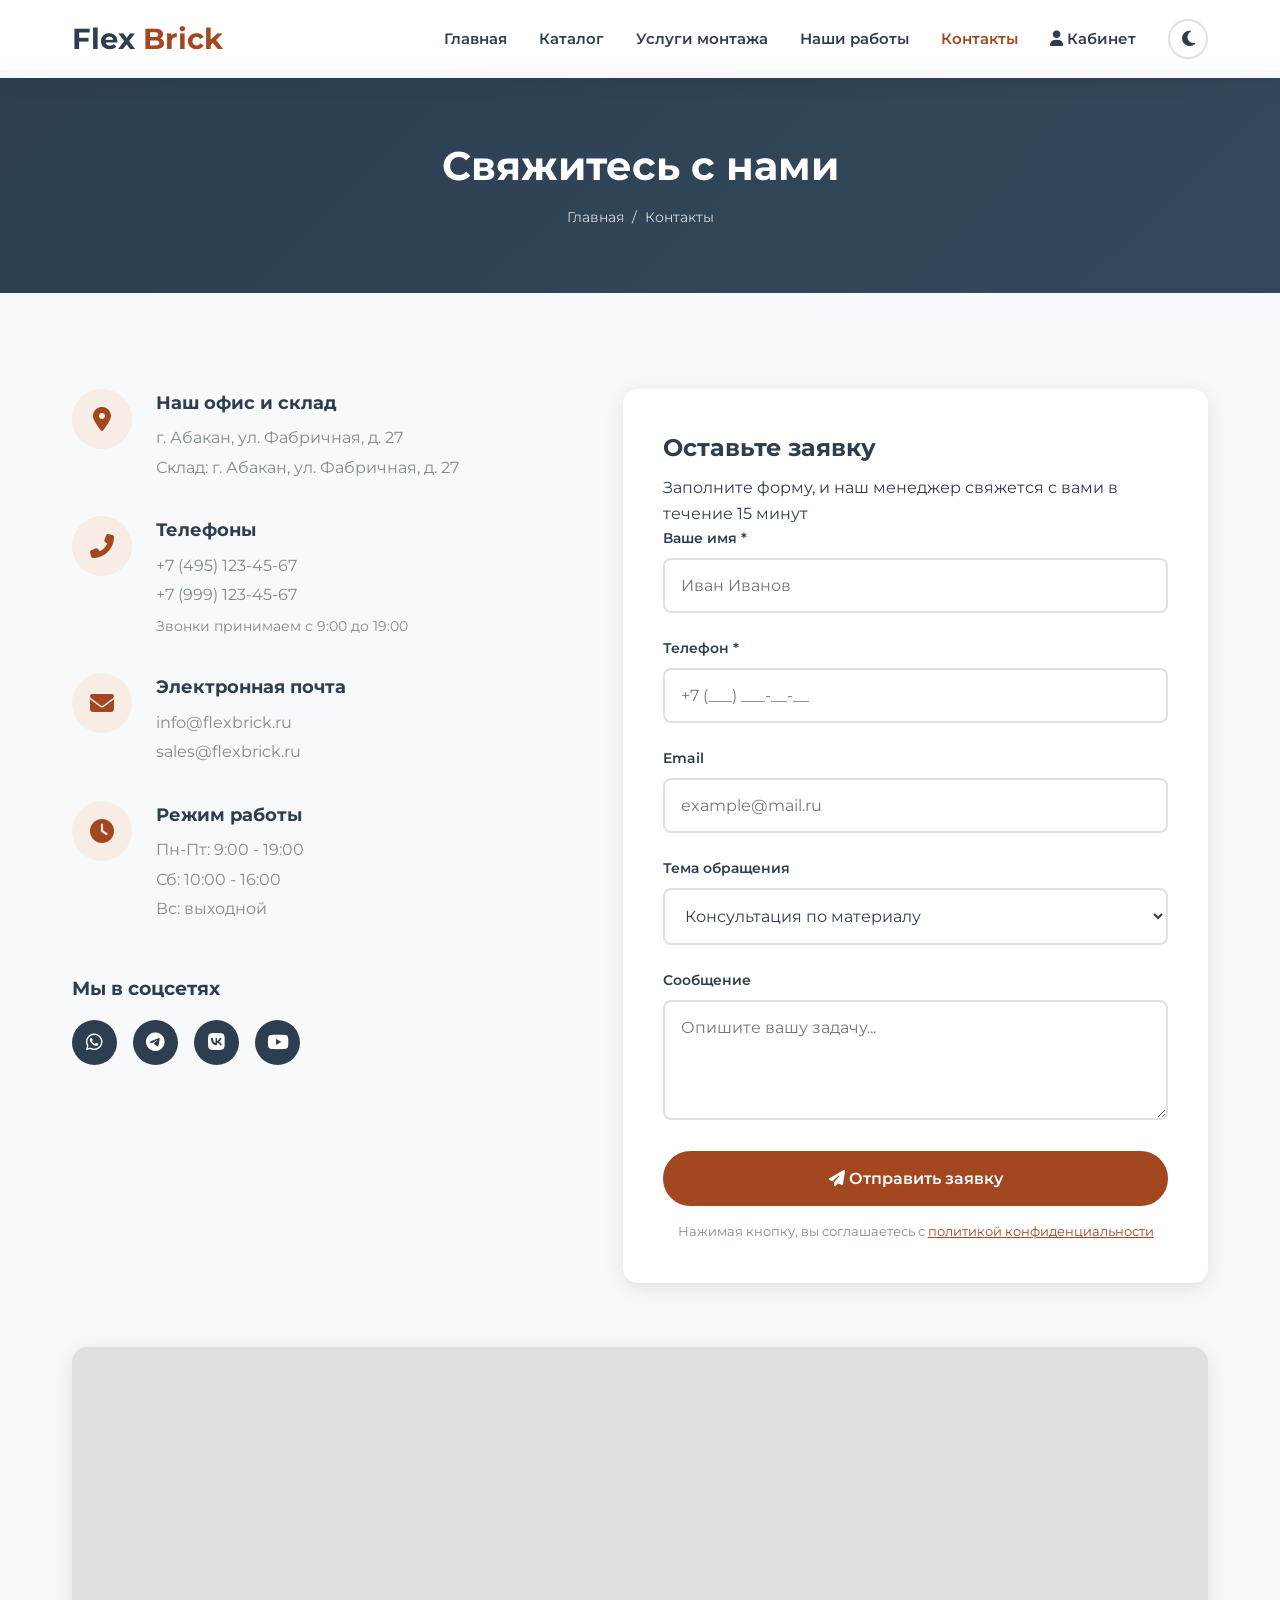
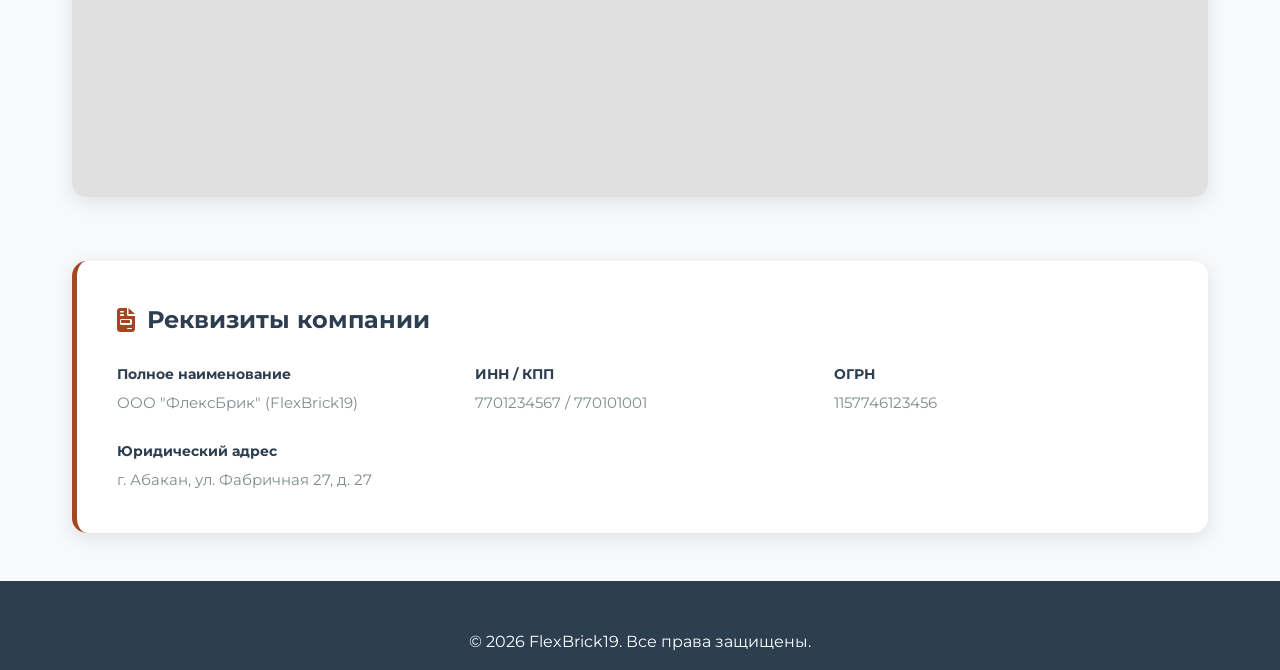
<file: contacts.html>
<!DOCTYPE html>
<html lang="ru">
<head>
    <meta charset="UTF-8">
    <meta name="viewport" content="width=device-width, initial-scale=1.0">
    <title>Контакты | FlexBrick19</title>
    <link href="https://fonts.googleapis.com/css2?family=Montserrat:wght@300;400;500;600;700&display=swap" rel="stylesheet">
    <link rel="stylesheet" href="https://cdnjs.cloudflare.com/ajax/libs/font-awesome/6.4.0/css/all.min.css">
    <link rel="stylesheet" href="style.css">
    <style>
        .breadcrumb { display: flex; justify-content: center; list-style: none; gap: 0.5rem; font-size: 0.9rem; opacity: 0.8; flex-wrap: wrap; }
        .breadcrumb a { color: white; text-decoration: none; }
        .contact-wrapper { display: grid; grid-template-columns: 1fr 1.2fr; gap: 4rem; margin-bottom: 4rem; }
        .contact-info { display: flex; flex-direction: column; gap: 2rem; }
        .contact-item { display: flex; align-items: flex-start; gap: 1.5rem; }
        .contact-icon { width: 60px; height: 60px; min-width: 60px; background: rgba(230,126,34,0.1); color: var(--secondary-color); border-radius: 50%; display: flex; align-items: center; justify-content: center; font-size: 1.5rem; transition: var(--transition); }
        .contact-item:hover .contact-icon { background: var(--secondary-color); color: white; }
        .contact-details h3 { font-size: 1.1rem; margin-bottom: 0.5rem; color: var(--primary-color); }
        .contact-details p, .contact-details a { color: var(--text-light); text-decoration: none; transition: var(--transition); display: block; margin-bottom: 0.25rem; }
        .contact-details a:hover { color: var(--secondary-color); }
        .social-links-page { display: flex; gap: 1rem; margin-top: 1rem; flex-wrap: wrap; }
        .social-links-page a { width: 45px; height: 45px; background: var(--primary-color); color: white; border-radius: 50%; display: flex; align-items: center; justify-content: center; text-decoration: none; font-size: 1.2rem; transition: var(--transition); }
        .social-links-page a:hover { background: var(--secondary-color); transform: translateY(-3px); }
        .contact-form-card { background: var(--white); padding: 2.5rem; border-radius: var(--radius-md); box-shadow: var(--shadow-md); }
        .contact-form-card h2 { font-size: 1.5rem; margin-bottom: 0.5rem; color: var(--primary-color); }
        .contact-form-card > p { color: var(--text-light); margin-bottom: 2rem; font-size: 0.95rem; }
        .success-message { display: none; text-align: center; padding: 2rem; background: rgba(39,174,96,0.1); border-radius: var(--radius-md); color: #27ae60; }
        .success-message i { font-size: 3rem; margin-bottom: 1rem; }
        .success-message h3 { margin-bottom: 0.5rem; color: #219a52; }
        .map-section { width: 100%; height: 450px; border-radius: var(--radius-md); overflow: hidden; box-shadow: var(--shadow-md); margin-bottom: 4rem; background: #e0e0e0; display: flex; align-items: center; justify-content: center; }
        .map-placeholder { text-align: center; color: var(--text-light); padding: 2rem; }
        .map-placeholder i { font-size: 3rem; margin-bottom: 1rem; color: var(--secondary-color); }
        .requisites { background: var(--white); padding: 2.5rem; border-radius: var(--radius-md); box-shadow: var(--shadow-md); border-left: 5px solid var(--secondary-color); }
        .requisites h2 { font-size: 1.5rem; margin-bottom: 1.5rem; color: var(--primary-color); display: flex; align-items: center; gap: 0.75rem; flex-wrap: wrap; }
        .req-grid { display: grid; grid-template-columns: repeat(auto-fit, minmax(250px, 1fr)); gap: 1.5rem; }
        .req-item strong { display: block; color: var(--text-dark); margin-bottom: 0.25rem; font-size: 0.9rem; }
        .req-item span { color: var(--text-light); font-size: 0.95rem; }
        
        @media (max-width: 900px) {
            .contact-wrapper { grid-template-columns: 1fr; gap: 2rem; }
        }
        @media (max-width: 768px) {
            .contact-form-card { padding: 1.5rem; }
            .requisites { padding: 1.5rem; }
            .map-section { height: 300px; }
        }
        @media (max-width: 480px) {
            .contact-item { flex-direction: column; text-align: center; align-items: center; }
            .social-links-page { justify-content: center; }
        }
    </style>
</head>
<body>

    <nav>
        <div class="nav-container">
            <a href="index.html" class="logo">Flex<span>Brick</span></a>
            <ul class="nav-links">
                <li><a href="index.html">Главная</a></li>
                <li><a href="catalog.html">Каталог</a></li>
                <li><a href="services.html">Услуги монтажа</a></li>
                <li><a href="portfolio.html">Наши работы</a></li>
                <li><a href="contacts.html" class="active">Контакты</a></li>
                <li><a href="account.html"><i class="fas fa-user"></i> Кабинет</a></li>
                <li><button id="themeToggle" class="theme-toggle" title="Переключить тему"><i class="fas fa-moon"></i></button></li>
            </ul>
            <button class="mobile-menu" id="mobileMenuBtn">
                <i class="fas fa-bars"></i>
            </button>
        </div>
    </nav>

    <div class="overlay" id="overlay"></div>
    <div class="mobile-nav" id="mobileNav">
        <ul>
            <li><a href="index.html"><i class="fas fa-home"></i> Главная</a></li>
            <li><a href="catalog.html"><i class="fas fa-shopping-bag"></i> Каталог</a></li>
            <li><a href="services.html"><i class="fas fa-tools"></i> Услуги монтажа</a></li>
            <li><a href="portfolio.html"><i class="fas fa-briefcase"></i> Наши работы</a></li>
            <li><a href="contacts.html" class="active"><i class="fas fa-map-marker-alt"></i> Контакты</a></li>
            <li><a href="account.html"><i class="fas fa-user"></i> Кабинет</a></li>
        </ul>
        <button id="mobileThemeToggle" class="theme-toggle-mobile">
            <i class="fas fa-moon"></i> Темная тема
        </button>
    </div>

    <section class="hero-small">
        <h1>Свяжитесь с нами</h1>
        <ul class="breadcrumb">
            <li><a href="index.html">Главная</a></li>
            <li>/</li>
            <li>Контакты</li>
        </ul>
    </section>

    <div class="container" style="padding: 3rem 2rem;">
        <div class="contact-wrapper">
            <div class="contact-info">
                <div class="contact-item">
                    <div class="contact-icon"><i class="fas fa-map-marker-alt"></i></div>
                    <div class="contact-details">
                        <h3>Наш офис и склад</h3>
                        <p>г. Абакан, ул. Фабричная, д. 27</p>
                        <p>Склад: г. Абакан, ул. Фабричная, д. 27</p>
                    </div>
                </div>

                <div class="contact-item">
                    <div class="contact-icon"><i class="fas fa-phone-alt"></i></div>
                    <div class="contact-details">
                        <h3>Телефоны</h3>
                        <a href="tel:+74951234567">+7 (495) 123-45-67</a>
                        <a href="tel:+79991234567">+7 (999) 123-45-67</a>
                        <p style="font-size: 0.85rem; margin-top: 0.5rem;">Звонки принимаем с 9:00 до 19:00</p>
                    </div>
                </div>

                <div class="contact-item">
                    <div class="contact-icon"><i class="fas fa-envelope"></i></div>
                    <div class="contact-details">
                        <h3>Электронная почта</h3>
                        <a href="mailto:info@flexbrick.ru">info@flexbrick.ru</a>
                        <a href="mailto:sales@flexbrick.ru">sales@flexbrick.ru</a>
                    </div>
                </div>

                <div class="contact-item">
                    <div class="contact-icon"><i class="fas fa-clock"></i></div>
                    <div class="contact-details">
                        <h3>Режим работы</h3>
                        <p>Пн-Пт: 9:00 - 19:00</p>
                        <p>Сб: 10:00 - 16:00</p>
                        <p>Вс: выходной</p>
                    </div>
                </div>

                <div style="margin-top: 1rem;">
                    <h3 style="margin-bottom: 1rem; color: var(--primary-color);">Мы в соцсетях</h3>
                    <div class="social-links-page">
                        <a href="#" title="WhatsApp"><i class="fab fa-whatsapp"></i></a>
                        <a href="#" title="Telegram"><i class="fab fa-telegram-plane"></i></a>
                        <a href="#" title="ВКонтакте"><i class="fab fa-vk"></i></a>
                        <a href="#" title="YouTube"><i class="fab fa-youtube"></i></a>
                    </div>
                </div>
            </div>

            <div class="contact-form-card">
                <div id="formContent">
                    <h2>Оставьте заявку</h2>
                    <p>Заполните форму, и наш менеджер свяжется с вами в течение 15 минут</p>
                    
                    <form id="contactForm">
                        <div class="form-group">
                            <label class="form-label" for="name">Ваше имя *</label>
                            <input type="text" id="name" class="form-input" placeholder="Иван Иванов" required>
                        </div>
                        
                        <div class="form-group">
                            <label class="form-label" for="phone">Телефон *</label>
                            <input type="tel" id="phone" class="form-input" placeholder="+7 (___) ___-__-__" required>
                        </div>

                        <div class="form-group">
                            <label class="form-label" for="email">Email</label>
                            <input type="email" id="email" class="form-input" placeholder="example@mail.ru">
                        </div>

                        <div class="form-group">
                            <label class="form-label" for="subject">Тема обращения</label>
                            <select id="subject" class="form-select">
                                <option value="consultation">Консультация по материалу</option>
                                <option value="calculation">Расчет стоимости монтажа</option>
                                <option value="wholesale">Оптовый заказ</option>
                                <option value="other">Другой вопрос</option>
                            </select>
                        </div>

                        <div class="form-group">
                            <label class="form-label" for="message">Сообщение</label>
                            <textarea id="message" class="form-textarea" placeholder="Опишите вашу задачу..."></textarea>
                        </div>

                        <button type="submit" class="btn btn-block">
                            <i class="fas fa-paper-plane"></i> Отправить заявку
                        </button>
                        
                        <p style="font-size: 0.8rem; color: var(--text-light); margin-top: 1rem; text-align: center;">
                            Нажимая кнопку, вы соглашаетесь с <a href="#" style="color: var(--secondary-color);">политикой конфиденциальности</a>
                        </p>
                    </form>
                </div>

                <div id="successMessage" class="success-message">
                    <i class="fas fa-check-circle"></i>
                    <h3>Заявка успешно отправлена!</h3>
                    <p>Спасибо за обращение. Наш менеджер свяжется с вами в ближайшее время.</p>
                    <button class="btn" style="margin-top: 1.5rem; width: auto; padding: 0.75rem 1.5rem;" onclick="resetForm()">Отправить еще одну</button>
                </div>
            </div>
        </div>

        <div class="map-section">
    <iframe 
        src="https://www.google.com/maps/embed?pb=!1m18!1m12!1m3!1d2359.9479675296875!2d91.46806907744512!3d53.737001472405204!2m3!1f0!2f0!3f0!3m2!1i1024!2i768!4f13.1!3m3!1m2!1s0x5d2c1872c414526d%3A0xdf978cca0433722!2z0KTQsNCx0YDQuNGH0L3QsNGPINGD0LsuLCAyNywg0JDQsdCw0LrQsNC9LCDQoNC10YHQvy4g0KXQsNC60LDRgdC40Y8sIDY1NTAwMw!5e0!3m2!1sru!2sru!4v1781868945173!5m2!1sru!2sru" 
        width="100%" 
        height="100%" 
        style="border:0;" 
        allowfullscreen="" 
        loading="lazy" 
        referrerpolicy="no-referrer-when-downgrade">
    </iframe>
</div>

        <div class="requisites">
            <h2><i class="fas fa-file-invoice" style="color: var(--secondary-color);"></i> Реквизиты компании</h2>
            <div class="req-grid">
                <div class="req-item">
                    <strong>Полное наименование</strong>
                    <span>ООО "ФлексБрик" (FlexBrick19)</span>
                </div>
                <div class="req-item">
                    <strong>ИНН / КПП</strong>
                    <span>7701234567 / 770101001</span>
                </div>
                <div class="req-item">
                    <strong>ОГРН</strong>
                    <span>1157746123456</span>
                </div>
                <div class="req-item">
                    <strong>Юридический адрес</strong>
                    <span>г. Абакан, ул. Фабричная 27, д. 27</span>
                </div>
            </div>
        </div>
    </div>

    <footer>
        <p>© 2026 FlexBrick19. Все права защищены.</p>
    </footer>

    <script src="script.js"></script>
    <script>
        document.getElementById('contactForm').addEventListener('submit', function(e) {
            e.preventDefault();
            const submitBtn = this.querySelector('button[type="submit"]');
            const originalText = submitBtn.innerHTML;
            submitBtn.innerHTML = '<i class="fas fa-spinner fa-spin"></i> Отправка...';
            submitBtn.disabled = true;

            setTimeout(() => {
                document.getElementById('formContent').style.display = 'none';
                document.getElementById('successMessage').style.display = 'block';
                submitBtn.innerHTML = originalText;
                submitBtn.disabled = false;
                this.reset();
            }, 1500);
        });

        function resetForm() {
            document.getElementById('successMessage').style.display = 'none';
            document.getElementById('formContent').style.display = 'block';
        }

        const phoneInput = document.getElementById('phone');
        phoneInput.addEventListener('input', function(e) {
            let value = e.target.value.replace(/\D/g, '');
            if (value.length > 0) {
                if (value[0] === '7' || value[0] === '8') value = value.substring(1);
                let formattedValue = '+7';
                if (value.length > 0) formattedValue += ' (' + value.substring(0, 3);
                if (value.length >= 3) formattedValue += ') ' + value.substring(3, 6);
                if (value.length >= 6) formattedValue += '-' + value.substring(6, 8);
                if (value.length >= 8) formattedValue += '-' + value.substring(8, 10);
                e.target.value = formattedValue;
            }
        });
    </script>
</body>
</html>
</file>
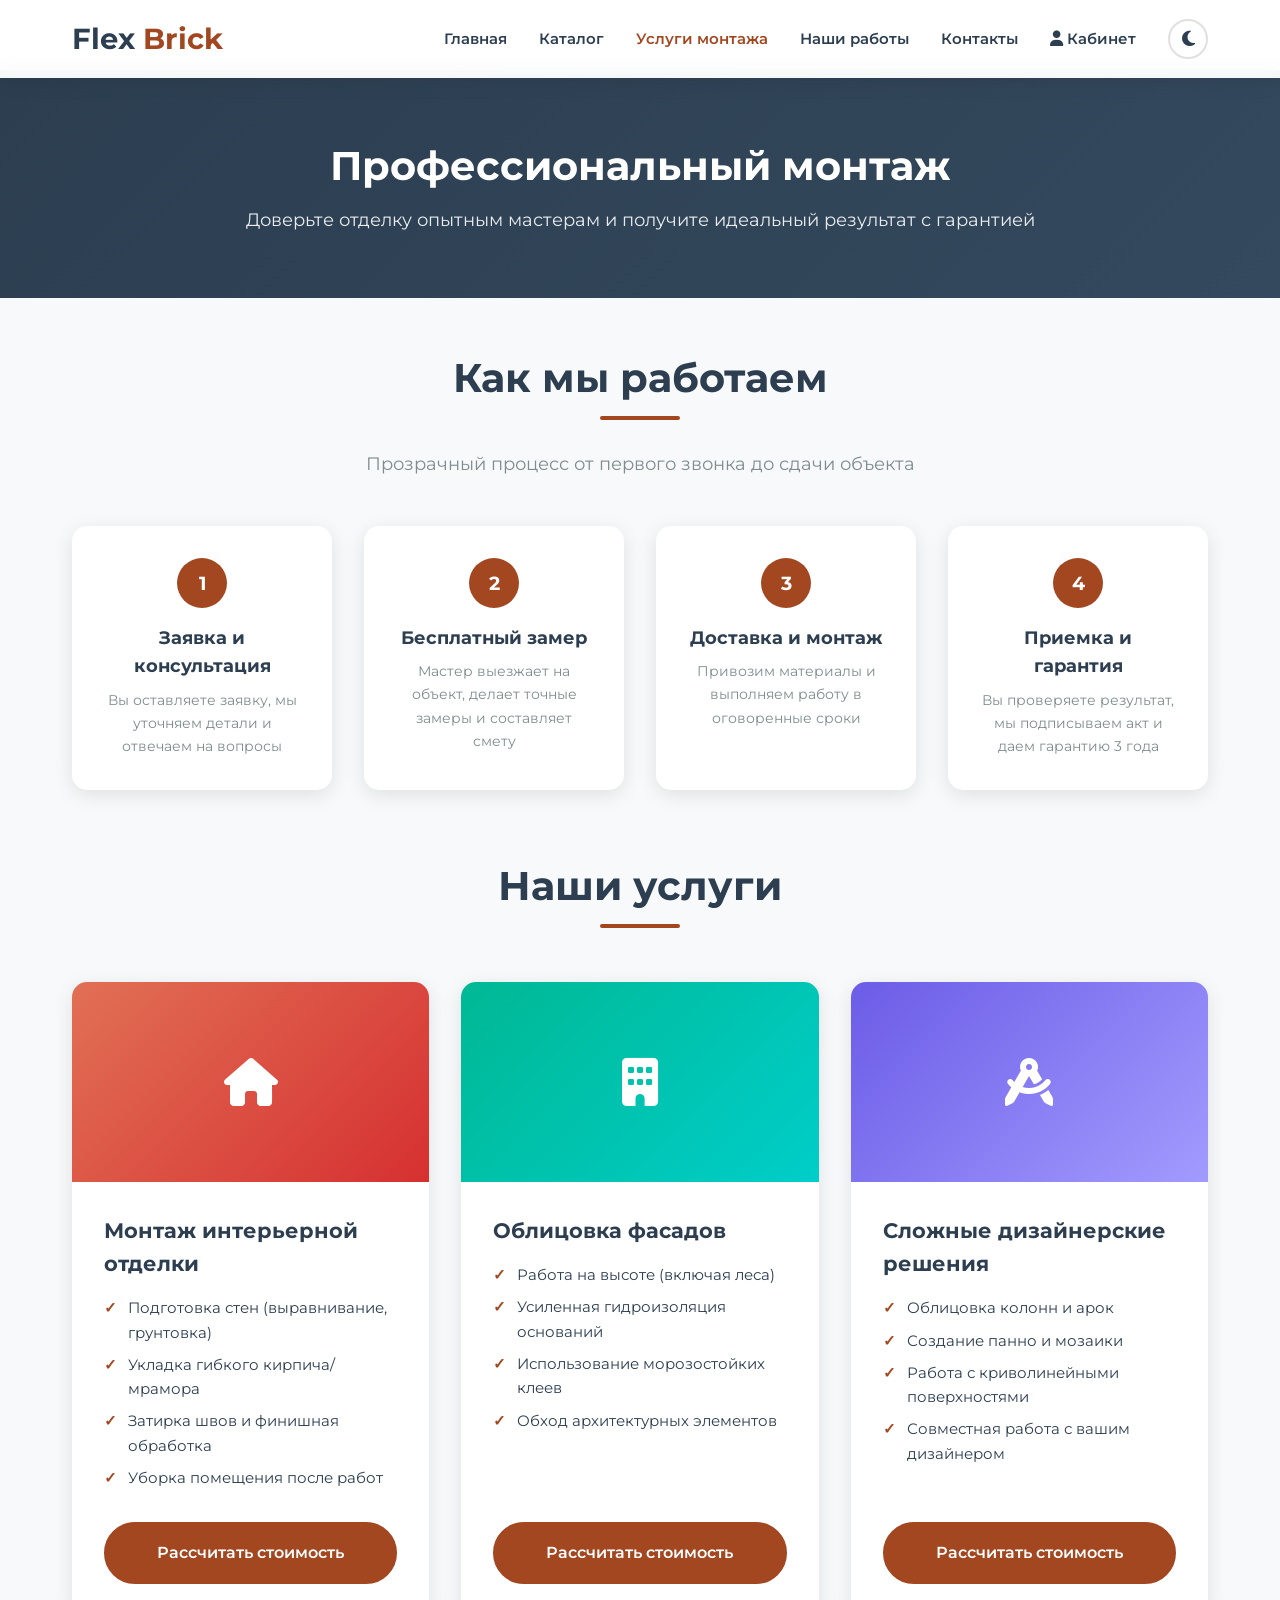
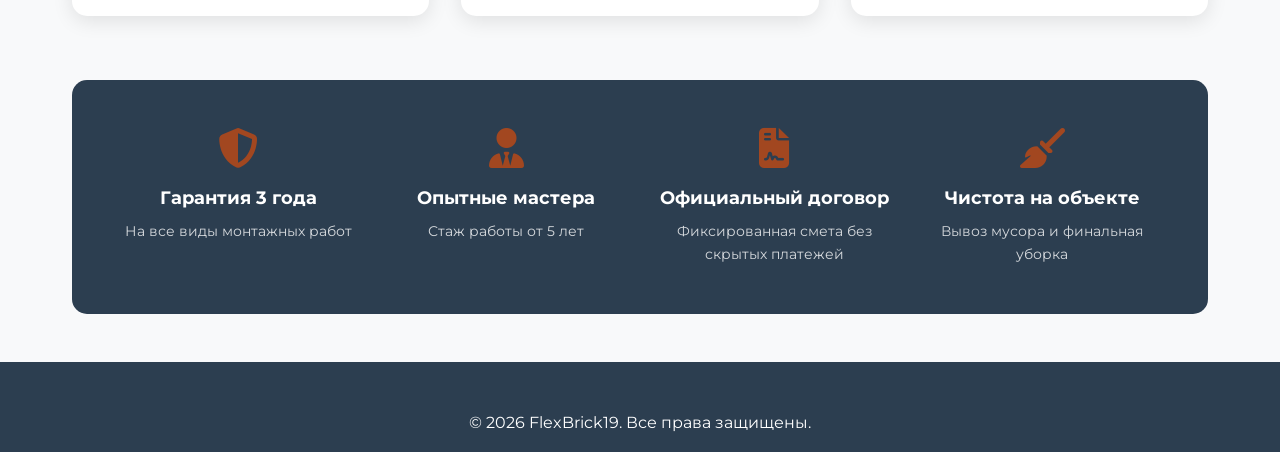
<file: services.html>
<!DOCTYPE html>
<html lang="ru">
<head>
    <meta charset="UTF-8">
    <meta name="viewport" content="width=device-width, initial-scale=1.0">
    <title>Услуги монтажа | FlexBrick19</title>
    <link href="https://fonts.googleapis.com/css2?family=Montserrat:wght@300;400;500;600;700&display=swap" rel="stylesheet">
    <link rel="stylesheet" href="https://cdnjs.cloudflare.com/ajax/libs/font-awesome/6.4.0/css/all.min.css">
    <link rel="stylesheet" href="style.css">
    <style>
        .steps-grid { display: grid; grid-template-columns: repeat(auto-fit, minmax(220px, 1fr)); gap: 2rem; margin-bottom: 4rem; }
        .step-card { text-align: center; padding: 2rem; background: var(--white); border-radius: var(--radius-md); box-shadow: var(--shadow-md); }
        .step-number { width: 50px; height: 50px; background: var(--secondary-color); color: white; border-radius: 50%; display: flex; align-items: center; justify-content: center; font-size: 1.2rem; font-weight: 700; margin: 0 auto 1rem; }
        .step-card h3 { font-size: 1.1rem; margin-bottom: 0.5rem; }
        .step-card p { font-size: 0.9rem; color: var(--text-light); }
        .services-detail-grid { display: grid; grid-template-columns: repeat(auto-fit, minmax(300px, 1fr)); gap: 2rem; margin-bottom: 4rem; }
        .service-detail-card { background: var(--white); border-radius: var(--radius-md); overflow: hidden; box-shadow: var(--shadow-md); display: flex; flex-direction: column; }
        .service-img { height: 200px; background: linear-gradient(135deg, #74b9ff 0%, #0984e3 100%); display: flex; align-items: center; justify-content: center; font-size: 3rem; color: white; }
        .service-body { padding: 2rem; flex-grow: 1; display: flex; flex-direction: column; }
        .service-body h3 { font-size: 1.3rem; margin-bottom: 1rem; }
        .service-body ul { list-style: none; margin-bottom: 1.5rem; flex-grow: 1; }
        .service-body li { margin-bottom: 0.5rem; padding-left: 1.5rem; position: relative; font-size: 0.95rem; }
        .service-body li::before { content: '✓'; color: var(--secondary-color); font-weight: bold; position: absolute; left: 0; }
        .features-banner { background: var(--primary-color); color: white; border-radius: var(--radius-md); padding: 3rem; display: grid; grid-template-columns: repeat(auto-fit, minmax(200px, 1fr)); gap: 2rem; text-align: center; }
        .feature-item i { font-size: 2.5rem; color: var(--secondary-color); margin-bottom: 1rem; }
        .feature-item h4 { font-size: 1.1rem; margin-bottom: 0.5rem; }
        .feature-item p { font-size: 0.9rem; opacity: 0.8; }
        body.dark-theme .features-banner {
    background: transparent;
    border: 2px solid var(--border-color);
}
        
        @media (max-width: 768px) {
            .steps-grid { grid-template-columns: repeat(2, 1fr); gap: 1rem; }
            .step-card { padding: 1.5rem; }
            .services-detail-grid { grid-template-columns: 1fr; }
            .features-banner { padding: 2rem 1rem; grid-template-columns: repeat(2, 1fr); gap: 1rem; }
            .feature-item i { font-size: 2rem; }
        }
        @media (max-width: 480px) {
            .steps-grid { grid-template-columns: 1fr; }
            .features-banner { grid-template-columns: 1fr; }
        }
    </style>
</head>
<body>

    <nav>
        <div class="nav-container">
            <a href="index.html" class="logo">Flex<span>Brick</span></a>
            <ul class="nav-links">
                <li><a href="index.html">Главная</a></li>
                <li><a href="catalog.html">Каталог</a></li>
                <li><a href="services.html" class="active">Услуги монтажа</a></li>
                <li><a href="portfolio.html">Наши работы</a></li>
                <li><a href="contacts.html">Контакты</a></li>
                <li><a href="account.html"><i class="fas fa-user"></i> Кабинет</a></li>
                <li><button id="themeToggle" class="theme-toggle" title="Переключить тему"><i class="fas fa-moon"></i></button></li>
            </ul>
            <button class="mobile-menu" id="mobileMenuBtn">
                <i class="fas fa-bars"></i>
            </button>
        </div>
    </nav>

    <div class="overlay" id="overlay"></div>
    <div class="mobile-nav" id="mobileNav">
        <ul>
            <li><a href="index.html"><i class="fas fa-home"></i> Главная</a></li>
            <li><a href="catalog.html"><i class="fas fa-shopping-bag"></i> Каталог</a></li>
            <li><a href="services.html" class="active"><i class="fas fa-tools"></i> Услуги монтажа</a></li>
            <li><a href="portfolio.html"><i class="fas fa-briefcase"></i> Наши работы</a></li>
            <li><a href="contacts.html"><i class="fas fa-map-marker-alt"></i> Контакты</a></li>
            <li><a href="account.html"><i class="fas fa-user"></i> Кабинет</a></li>
        </ul>
        <button id="mobileThemeToggle" class="theme-toggle-mobile">
            <i class="fas fa-moon"></i> Темная тема
        </button>
    </div>

    <section class="hero-small">
        <h1>Профессиональный монтаж</h1>
        <p>Доверьте отделку опытным мастерам и получите идеальный результат с гарантией</p>
    </section>

    <div class="container" style="padding: 3rem 2rem;">
        <div class="section-title">
            <h2>Как мы работаем</h2>
            <p>Прозрачный процесс от первого звонка до сдачи объекта</p>
        </div>

        <div class="steps-grid">
            <div class="step-card">
                <div class="step-number">1</div>
                <h3>Заявка и консультация</h3>
                <p>Вы оставляете заявку, мы уточняем детали и отвечаем на вопросы</p>
            </div>
            <div class="step-card">
                <div class="step-number">2</div>
                <h3>Бесплатный замер</h3>
                <p>Мастер выезжает на объект, делает точные замеры и составляет смету</p>
            </div>
            <div class="step-card">
                <div class="step-number">3</div>
                <h3>Доставка и монтаж</h3>
                <p>Привозим материалы и выполняем работу в оговоренные сроки</p>
            </div>
            <div class="step-card">
                <div class="step-number">4</div>
                <h3>Приемка и гарантия</h3>
                <p>Вы проверяете результат, мы подписываем акт и даем гарантию 3 года</p>
            </div>
        </div>

        <div class="section-title">
            <h2>Наши услуги</h2>
        </div>

        <div class="services-detail-grid">
            <div class="service-detail-card">
                <div class="service-img" style="background: linear-gradient(135deg, #e17055 0%, #d63031 100%);"><i class="fas fa-home"></i></div>
                <div class="service-body">
                    <h3>Монтаж интерьерной отделки</h3>
                    <ul>
                        <li>Подготовка стен (выравнивание, грунтовка)</li>
                        <li>Укладка гибкого кирпича/мрамора</li>
                        <li>Затирка швов и финишная обработка</li>
                        <li>Уборка помещения после работ</li>
                    </ul>
                    <a href="contacts.html" class="btn btn-block">Рассчитать стоимость</a>
                </div>
            </div>

            <div class="service-detail-card">
                <div class="service-img" style="background: linear-gradient(135deg, #00b894 0%, #00cec9 100%);"><i class="fas fa-building"></i></div>
                <div class="service-body">
                    <h3>Облицовка фасадов</h3>
                    <ul>
                        <li>Работа на высоте (включая леса)</li>
                        <li>Усиленная гидроизоляция оснований</li>
                        <li>Использование морозостойких клеев</li>
                        <li>Обход архитектурных элементов</li>
                    </ul>
                    <a href="contacts.html" class="btn btn-block">Рассчитать стоимость</a>
                </div>
            </div>

            <div class="service-detail-card">
                <div class="service-img" style="background: linear-gradient(135deg, #6c5ce7 0%, #a29bfe 100%);"><i class="fas fa-drafting-compass"></i></div>
                <div class="service-body">
                    <h3>Сложные дизайнерские решения</h3>
                    <ul>
                        <li>Облицовка колонн и арок</li>
                        <li>Создание панно и мозаики</li>
                        <li>Работа с криволинейными поверхностями</li>
                        <li>Совместная работа с вашим дизайнером</li>
                    </ul>
                    <a href="contacts.html" class="btn btn-block">Рассчитать стоимость</a>
                </div>
            </div>
        </div>

        <div class="features-banner">
            <div class="feature-item">
                <i class="fas fa-shield-alt"></i>
                <h4>Гарантия 3 года</h4>
                <p>На все виды монтажных работ</p>
            </div>
            <div class="feature-item">
                <i class="fas fa-user-tie"></i>
                <h4>Опытные мастера</h4>
                <p>Стаж работы от 5 лет</p>
            </div>
            <div class="feature-item">
                <i class="fas fa-file-contract"></i>
                <h4>Официальный договор</h4>
                <p>Фиксированная смета без скрытых платежей</p>
            </div>
            <div class="feature-item">
                <i class="fas fa-broom"></i>
                <h4>Чистота на объекте</h4>
                <p>Вывоз мусора и финальная уборка</p>
            </div>
        </div>
    </div>

    <footer>
        <p>© 2026 FlexBrick19. Все права защищены.</p>
    </footer>

    <script src="script.js"></script>
</body>
</html>
</file>
<file: style.css>
/* ===== БАЗОВЫЕ ПЕРЕМЕННЫЕ ===== */
:root {
    --primary-color: #2c3e50;
    --secondary-color: #A24720;
    --accent-color: #3498db;
    --success-color: #27ae60;
    --danger-color: #e74c3c;
    --warning-color: #f1c40f;
    --text-dark: #2c3e50;
    --text-light: #7f8c8d;
    --bg-light: #f8f9fa;
    --bg-white: #ffffff;
    --white: #ffffff;
    --border-color: #e0e0e0;
    --shadow-sm: 0 2px 8px rgba(0,0,0,0.05);
    --shadow-md: 0 5px 20px rgba(0,0,0,0.1);
    --shadow-lg: 0 15px 40px rgba(0,0,0,0.15);
    --radius-sm: 8px;
    --radius-md: 15px;
    --radius-lg: 50px;
    --transition: all 0.3s ease;
}

/* ===== ТЕМНАЯ ТЕМА ===== */
body.dark-theme {
    --primary-color: #ecf0f1;
    --text-dark: #f1f2f6;
    --text-light: #a4b0be;
    --bg-light: #121212;
    --bg-white: #1e1e1e;
    --white: #1e1e1e;
    --border-color: #2d3436;
    --shadow-sm: 0 2px 8px rgba(0,0,0,0.3);
    --shadow-md: 0 5px 20px rgba(0,0,0,0.5);
    --shadow-lg: 0 15px 40px rgba(0,0,0,0.7);
}

body.dark-theme nav {
    background: rgba(18, 18, 18, 0.95);
    border-bottom: 1px solid var(--border-color);
}

body.dark-theme .hero {
    background: linear-gradient(135deg, rgba(18,18,18,0.95) 0%, rgba(230,126,34,0.15) 100%);
}

body.dark-theme .product-card,
body.dark-theme .service-card,
body.dark-theme .contact-form,
body.dark-theme .contact-form-card,
body.dark-theme .content-card,
body.dark-theme .admin-card,
body.dark-theme .sidebar,
body.dark-theme .auth-container,
body.dark-theme .stat-card,
body.dark-theme .favorite-card,
body.dark-theme .step-card,
body.dark-theme .service-detail-card,
body.dark-theme .requisites {
    background: var(--bg-white);
    border: 1px solid var(--border-color);
}

body.dark-theme .form-input,
body.dark-theme .form-textarea,
body.dark-theme .form-select {
    background: #121212;
    border-color: var(--border-color);
    color: var(--text-dark);
}

body.dark-theme .form-input:focus,
body.dark-theme .form-textarea:focus {
    border-color: var(--secondary-color);
}

body.dark-theme .admin-sidebar {
    background: #0a0a0a;
}

body.dark-theme .admin-header {
    background: var(--bg-white);
    border-bottom: 1px solid var(--border-color);
}

body.dark-theme .admin-table th {
    background: rgba(255,255,255,0.05);
}

body.dark-theme .admin-table td {
    border-bottom-color: var(--border-color);
}

body.dark-theme .admin-table tr:hover {
    background: rgba(255,255,255,0.03);
}

body.dark-theme .search-box input {
    background: var(--bg-light);
    border-color: var(--border-color);
    color: var(--text-dark);
}

body.dark-theme .icon-btn {
    background: var(--bg-light);
    color: var(--text-dark);
}

body.dark-theme footer {
    background: #0a0a0a;
    border-top: 1px solid var(--border-color);
}

body.dark-theme .services {
    background: #1a1a1a;
}

body.dark-theme .service-card {
    background: #2d2d2d;
}

body.dark-theme .hero-small {
    background: linear-gradient(135deg, #1a1a1a 0%, #2d2d2d 100%);
}

body.dark-theme .auth-container {
    background: var(--bg-white);
}

body.dark-theme .auth-tabs {
    background: var(--bg-light);
}

body.dark-theme .auth-tab.active {
    background: var(--bg-white);
}

body.dark-theme .social-btn {
    background: var(--bg-white);
    border-color: var(--border-color);
}

body.dark-theme .sidebar-menu a:hover,
body.dark-theme .sidebar-menu a.active {
    background: rgba(230,126,34,0.15);
}

body.dark-theme .orders-table th,
body.dark-theme .admin-table th {
    background: rgba(255,255,255,0.05);
}

body.dark-theme .orders-table tr:hover,
body.dark-theme .admin-table tr:hover {
    background: rgba(255,255,255,0.03);
}

body.dark-theme label[style*="background: var(--bg-light)"] {
    background: rgba(255,255,255,0.05) !important;
}

/* ===== БАЗОВЫЕ СТИЛИ ===== */
* {
    margin: 0;
    padding: 0;
    box-sizing: border-box;
}

html {
    scroll-behavior: smooth;
}

body {
    font-family: 'Montserrat', sans-serif;
    line-height: 1.6;
    color: var(--text-dark);
    background: var(--bg-light);
    overflow-x: hidden;
    transition: background-color 0.3s ease, color 0.3s ease;
}

img {
    max-width: 100%;
    height: auto;
    display: block;
}

/* ===== НАВИГАЦИЯ ===== */
nav {
    position: fixed;
    top: 0;
    width: 100%;
    background: rgba(255, 255, 255, 0.95);
    backdrop-filter: blur(10px);
    box-shadow: 0 2px 20px rgba(0,0,0,0.1);
    z-index: 1000;
    transition: var(--transition);
}

.nav-container {
    max-width: 1200px;
    margin: 0 auto;
    padding: 1rem 2rem;
    display: flex;
    justify-content: space-between;
    align-items: center;
}

.logo {
    font-size: 1.8rem;
    font-weight: 700;
    color: var(--primary-color);
    text-decoration: none;
    display: flex;
    align-items: center;
    gap: 0.5rem;
}

.logo span {
    color: var(--secondary-color);
}

.nav-links {
    display: flex;
    list-style: none;
    gap: 2rem;
    align-items: center;
}

.nav-links a {
    text-decoration: none;
    color: var(--text-dark);
    font-weight: 600;
    font-size: 0.95rem;
    transition: var(--transition);
    position: relative;
}

.nav-links a::after {
    content: '';
    position: absolute;
    bottom: -5px;
    left: 0;
    width: 0;
    height: 2px;
    background: var(--secondary-color);
    transition: var(--transition);
}

.nav-links a:hover::after {
    width: 100%;
}

.nav-links a:hover {
    color: var(--secondary-color);
}

.nav-links a.active {
    color: var(--secondary-color);
}

.mobile-menu {
    display: none;
    font-size: 1.5rem;
    cursor: pointer;
    color: var(--text-dark);
    background: none;
    border: none;
}

/* Мобильное меню */
.mobile-nav {
    position: fixed;
    top: 70px;
    right: -100%;
    width: 80%;
    max-width: 320px;
    height: calc(100vh - 70px);
    background: var(--bg-white);
    box-shadow: -5px 0 20px rgba(0,0,0,0.2);
    z-index: 999;
    transition: right 0.3s ease;
    overflow-y: auto;
    padding: 2rem;
}

.mobile-nav.active {
    right: 0;
}

.mobile-nav ul {
    list-style: none;
}

.mobile-nav li {
    margin-bottom: 1rem;
    border-bottom: 1px solid var(--border-color);
    padding-bottom: 1rem;
}

.mobile-nav a {
    text-decoration: none;
    color: var(--text-dark);
    font-weight: 600;
    font-size: 1.1rem;
    display: flex;
    align-items: center;
    gap: 0.75rem;
}

.mobile-nav a.active {
    color: var(--secondary-color);
}

.mobile-nav .theme-toggle-mobile {
    width: 100%;
    padding: 1rem;
    background: var(--bg-light);
    border: 2px solid var(--border-color);
    border-radius: 10px;
    color: var(--text-dark);
    font-family: inherit;
    font-weight: 600;
    font-size: 1rem;
    cursor: pointer;
    display: flex;
    align-items: center;
    justify-content: center;
    gap: 0.5rem;
    margin-top: 1rem;
}

.overlay {
    position: fixed;
    top: 70px;
    left: 0;
    width: 100%;
    height: calc(100vh - 70px);
    background: rgba(0,0,0,0.5);
    z-index: 998;
    opacity: 0;
    visibility: hidden;
    transition: var(--transition);
}

.overlay.active {
    opacity: 1;
    visibility: visible;
}

/* Переключатель темы */
.theme-toggle {
    background: none;
    border: 2px solid var(--border-color);
    width: 40px;
    height: 40px;
    border-radius: 50%;
    cursor: pointer;
    display: flex;
    align-items: center;
    justify-content: center;
    font-size: 1.1rem;
    color: var(--text-dark);
    transition: var(--transition);
}

.theme-toggle:hover {
    border-color: var(--secondary-color);
    color: var(--secondary-color);
    transform: rotate(180deg);
}

/* ===== HERO СЕКЦИЯ ===== */
.hero {
    margin-top: 70px;
    min-height: 100vh;
    background: linear-gradient(135deg, rgba(44,62,80,0.9) 0%, rgba(230,126,34,0.8) 100%);
    background-size: cover;
    background-position: center;
    display: flex;
    align-items: center;
    justify-content: center;
    text-align: center;
    color: #ffffff;
    position: relative;
    overflow: hidden;
    padding: 2rem;
}

.hero-content {
    animation: fadeInUp 1s ease;
    padding: 2rem;
    max-width: 800px;
}

.hero h1 {
    font-size: 3.5rem;
    margin-bottom: 1rem;
    font-weight: 700;
    text-shadow: 2px 2px 4px rgba(0,0,0,0.3);
    line-height: 1.2;
}

.hero p {
    font-size: 1.3rem;
    margin-bottom: 2rem;
    max-width: 600px;
    margin-left: auto;
    margin-right: auto;
}

.hero-small {
    margin-top: 70px;
    padding: 4rem 2rem;
    background: linear-gradient(135deg, var(--primary-color) 0%, #34495e 100%);
    color: white;
    text-align: center;
}

.hero-small h1 {
    font-size: 2.5rem;
    margin-bottom: 0.5rem;
}

.hero-small p {
    font-size: 1.1rem;
    opacity: 0.9;
}

/* ===== КНОПКИ ===== */
.btn {
    display: inline-block;
    padding: 1rem 2.5rem;
    background: var(--secondary-color);
    color: var(--white);
    text-decoration: none;
    border-radius: var(--radius-lg);
    font-weight: 600;
    transition: var(--transition);
    border: 2px solid var(--secondary-color);
    cursor: pointer;
    font-size: 1rem;
    font-family: inherit;
    text-align: center;
}

.btn:hover {
    transform: translateY(-3px);
    box-shadow: 0 10px 30px rgba(230,126,34,0.4);
}

.btn-outline {
    background: transparent;
    margin-left: 1rem;
    color: #ffffff;
    border-color: var(--white);
}

.btn-outline:hover {
    background: var(--white);
    color: var(--secondary-color);
}

.btn-sm {
    padding: 0.5rem 1.25rem;
    font-size: 0.85rem;
}

.btn-lg {
    padding: 1.125rem 2.5rem;
    font-size: 1.1rem;
}

.btn-block {
    width: 100%;
    display: block;
}

.btn-danger {
    background: var(--danger-color);
    border-color: var(--danger-color);
}

.btn-danger:hover {
    background: #c0392b;
    box-shadow: 0 10px 30px rgba(231,76,60,0.4);
}

/* ===== СЕКЦИИ ===== */
section {
    padding: 5rem 2rem;
}

.container {
    max-width: 1200px;
    margin: 0 auto;
}

.section-title {
    text-align: center;
    margin-bottom: 3rem;
}

.section-title h2 {
    font-size: 2.5rem;
    color: var(--primary-color);
    margin-bottom: 1rem;
    position: relative;
    display: inline-block;
}

.section-title h2::after {
    content: '';
    position: absolute;
    bottom: -10px;
    left: 50%;
    transform: translateX(-50%);
    width: 80px;
    height: 4px;
    background: var(--secondary-color);
    border-radius: 2px;
}

.section-title p {
    color: var(--text-light);
    font-size: 1.1rem;
    max-width: 600px;
    margin: 1.5rem auto 0;
}

/* ===== КАРТОЧКИ ПРОДУКТОВ ===== */
.products {
    background: var(--bg-light);
}

.products-grid {
    display: grid;
    grid-template-columns: repeat(auto-fit, minmax(300px, 1fr));
    gap: 2rem;
}

.product-card {
    background: var(--white);
    border-radius: var(--radius-md);
    overflow: hidden;
    box-shadow: var(--shadow-md);
    transition: var(--transition);
    position: relative;
}

.product-card:hover {
    transform: translateY(-10px);
    box-shadow: var(--shadow-lg);
}

.product-image {
    height: 250px;
    background: linear-gradient(135deg, #667eea 0%, #764ba2 100%);
    display: flex;
    align-items: center;
    justify-content: center;
    font-size: 4rem;
    color: rgba(255,255,255,0.8);
    position: relative;
    overflow: hidden;
}

.product-card:nth-child(2) .product-image {
    background: linear-gradient(135deg, #f093fb 0%, #f5576c 100%);
}

.product-card:nth-child(3) .product-image {
    background: linear-gradient(135deg, #4facfe 0%, #00f2fe 100%);
}

.product-badge {
    position: absolute;
    top: 20px;
    right: 20px;
    background: var(--secondary-color);
    color: white;
    padding: 0.5rem 1rem;
    border-radius: 20px;
    font-size: 0.85rem;
    font-weight: 600;
}

.product-info {
    padding: 2rem;
}

.product-info h3 {
    font-size: 1.5rem;
    margin-bottom: 1rem;
    color: var(--primary-color);
}

.product-info p {
    color: var(--text-light);
    margin-bottom: 1.5rem;
}

.product-features {
    list-style: none;
    margin-bottom: 1.5rem;
}

.product-features li {
    padding: 0.5rem 0;
    color: var(--text-dark);
    display: flex;
    align-items: center;
    gap: 0.5rem;
}

.product-features i {
    color: var(--secondary-color);
}

/* ===== ПРИМЕНЕНИЕ ===== */
.applications-grid {
    display: grid;
    grid-template-columns: repeat(auto-fit, minmax(250px, 1fr));
    gap: 2rem;
    margin-top: 3rem;
}

.app-card {
    position: relative;
    border-radius: var(--radius-md);
    overflow: hidden;
    height: 300px;
    cursor: pointer;
}

.app-card img {
    width: 100%;
    height: 100%;
    object-fit: cover;
    transition: var(--transition);
}

.app-overlay {
    position: absolute;
    bottom: 0;
    left: 0;
    right: 0;
    background: linear-gradient(to top, rgba(44,62,80,0.95), transparent);
    padding: 2rem;
    color: white;
    transform: translateY(20px);
    opacity: 0;
    transition: var(--transition);
}

.app-card:hover .app-overlay {
    transform: translateY(0);
    opacity: 1;
}

.app-card:hover img {
    transform: scale(1.1);
}

.app-overlay h3 {
    font-size: 1.3rem;
    margin-bottom: 0.5rem;
}

/* ===== УСЛУГИ ===== */
.services {
    background: var(--primary-color);
    color: white;
}

.services .section-title h2 {
    color: white;
}

.services .section-title p {
    color: rgba(255,255,255,0.8);
}

.services-grid {
    display: grid;
    grid-template-columns: repeat(2, 1fr);
    gap: 2rem;
    max-width: 1000px;
    margin: 3rem auto 0;
}

.service-card {
    background: #3d5166;
    border: 1px solid rgba(255,255,255,0.25);
    border-radius: 12px;
    padding: 2.5rem 2rem;
    text-align: center;
    transition: var(--transition);
}

.service-card:hover {
    transform: translateY(-5px);
    border-color: rgba(255,255,255,0.5);
    box-shadow: 0 10px 30px rgba(0,0,0,0.2);
}

.service-icon {
    font-size: 2.5rem;
    margin-bottom: 1.5rem;
    color: var(--secondary-color);
}

.service-card h3 {
    font-size: 1.15rem;
    font-weight: 700;
    margin-bottom: 1rem;
    color: #ffffff;
    line-height: 1.4;
}

.service-card p {
    color: rgba(255,255,255,0.75);
    font-size: 0.9rem;
    line-height: 1.6;
}

/* ===== КОНТАКТЫ ===== */
.contact-wrapper {
    display: grid;
    grid-template-columns: 1fr 1.2fr;
    gap: 4rem;
    margin-top: 3rem;
}

.contact-info {
    display: flex;
    flex-direction: column;
    gap: 2rem;
}

.contact-item {
    display: flex;
    align-items: flex-start;
    gap: 1.5rem;
}

.contact-icon {
    width: 60px;
    height: 60px;
    min-width: 60px;
    background: rgba(230,126,34,0.1);
    color: var(--secondary-color);
    border-radius: 50%;
    display: flex;
    align-items: center;
    justify-content: center;
    font-size: 1.5rem;
    flex-shrink: 0;
    transition: var(--transition);
}

.contact-item:hover .contact-icon {
    background: var(--secondary-color);
    color: white;
}

.contact-details h3 {
    margin-bottom: 0.5rem;
    color: var(--primary-color);
    font-size: 1.1rem;
}

.contact-details p,
.contact-details a {
    color: var(--text-light);
    text-decoration: none;
    transition: var(--transition);
    display: block;
    margin-bottom: 0.25rem;
}

.contact-details a:hover {
    color: var(--secondary-color);
}

.contact-form,
.contact-form-card {
    background: var(--bg-light);
    padding: 3rem;
    border-radius: var(--radius-md);
    box-shadow: var(--shadow-md);
}

.form-group {
    margin-bottom: 1.5rem;
}

.form-label {
    display: block;
    margin-bottom: 0.5rem;
    color: var(--primary-color);
    font-weight: 600;
    font-size: 0.9rem;
}

.form-input,
.form-textarea,
.form-select {
    width: 100%;
    padding: 1rem;
    border: 2px solid var(--border-color);
    border-radius: var(--radius-sm);
    font-family: inherit;
    transition: var(--transition);
    background: var(--white);
    color: var(--text-dark);
    font-size: 16px;
}

.form-input:focus,
.form-textarea:focus,
.form-select:focus {
    outline: none;
    border-color: var(--secondary-color);
}

.form-textarea {
    resize: vertical;
    min-height: 120px;
}

/* ===== ФУТЕР ===== */
footer {
    background: var(--primary-color);
    color: white;
    padding: 3rem 2rem 1rem;
    text-align: center;
}

.footer-content {
    max-width: 1200px;
    margin: 0 auto;
    display: grid;
    grid-template-columns: repeat(auto-fit, minmax(250px, 1fr));
    gap: 3rem;
    margin-bottom: 2rem;
    text-align: left;
}

.footer-section h3 {
    margin-bottom: 1.5rem;
    color: var(--secondary-color);
}

.footer-section p,
.footer-section a {
    color: rgba(255,255,255,0.8);
    text-decoration: none;
    line-height: 2;
    transition: var(--transition);
    display: block;
}

.footer-section a:hover {
    color: var(--secondary-color);
}

.social-links {
    display: flex;
    gap: 1rem;
    margin-top: 1rem;
    flex-wrap: wrap;
}

.social-links a {
    width: 40px;
    height: 40px;
    background: rgba(255,255,255,0.1);
    border-radius: 50%;
    display: flex;
    align-items: center;
    justify-content: center;
    transition: var(--transition);
    color: white;
}

.social-links a:hover {
    background: var(--secondary-color);
    transform: translateY(-3px);
}

.footer-bottom {
    border-top: 1px solid rgba(255,255,255,0.1);
    padding-top: 2rem;
    color: rgba(255,255,255,0.6);
}

/* ===== АНИМАЦИИ ===== */
@keyframes fadeInUp {
    from {
        opacity: 0;
        transform: translateY(30px);
    }
    to {
        opacity: 1;
        transform: translateY(0);
    }
}

.fade-in {
    opacity: 0;
    transform: translateY(30px);
    transition: opacity 0.8s ease, transform 0.8s ease;
}

.fade-in.visible {
    opacity: 1;
    transform: translateY(0);
}

/* ===== АДАПТИВ: ПЛАНШЕТ (до 1024px) ===== */
@media (max-width: 1024px) {
    .nav-container {
        padding: 1rem 1.5rem;
    }
    
    .nav-links {
        gap: 1.25rem;
    }
    
    .nav-links a {
        font-size: 0.9rem;
    }
    
    .hero h1 {
        font-size: 2.8rem;
    }
    
    .hero p {
        font-size: 1.1rem;
    }
    
    .services-grid {
        grid-template-columns: repeat(2, 1fr);
    }
    
    .contact-wrapper {
        gap: 2rem;
    }
}

/* ===== АДАПТИВ: ПЛАНШЕТ (до 768px) ===== */
@media (max-width: 768px) {
    .nav-links {
        display: none;
    }
    
    .mobile-menu {
        display: block;
    }
    
    .theme-toggle {
        display: none;
    }
    
    section {
        padding: 3rem 1.5rem;
    }
    
    .hero {
        margin-top: 70px;
        min-height: 80vh;
        padding: 2rem 1rem;
    }
    
    .hero h1 {
        font-size: 2.2rem;
    }
    
    .hero p {
        font-size: 1rem;
    }
    
    .hero-content {
        padding: 1rem;
    }
    
    .hero-small {
        padding: 3rem 1.5rem;
        margin-top: 70px;
    }
    
    .hero-small h1 {
        font-size: 1.8rem;
    }
    
    .section-title h2 {
        font-size: 1.8rem;
    }
    
    .section-title p {
        font-size: 1rem;
    }
    
    .products-grid {
        grid-template-columns: repeat(2, 1fr);
        gap: 1rem;
    }
    
    .product-image {
        height: 180px;
        font-size: 3rem;
    }
    
    .product-info {
        padding: 1.25rem;
    }
    
    .product-info h3 {
        font-size: 1.1rem;
    }
    
    .product-info p {
        font-size: 0.85rem;
        margin-bottom: 1rem;
    }
    
    .product-features li {
        font-size: 0.8rem;
    }
    
    .product-card .btn {
        padding: 0.75rem;
        font-size: 0.85rem;
    }
    
    .applications-grid {
        grid-template-columns: repeat(2, 1fr);
        gap: 1rem;
    }
    
    .app-card {
        height: 220px;
    }
    
    .services-grid {
        grid-template-columns: 1fr;
        max-width: 100%;
    }
    
    .contact-wrapper {
        grid-template-columns: 1fr;
        gap: 2rem;
    }
    
    .contact-form,
    .contact-form-card {
        padding: 1.5rem;
    }
    
    .footer-content {
        grid-template-columns: repeat(2, 1fr);
        gap: 2rem;
    }
    
    .btn-outline {
        margin-left: 0;
        margin-top: 1rem;
        display: block;
    }
    
    .hero-buttons {
        display: flex;
        flex-direction: column;
        gap: 1rem;
    }
}

/* ===== АДАПТИВ: МОБИЛЬНЫЙ (до 480px) ===== */
@media (max-width: 480px) {
    .nav-container {
        padding: 0.75rem 1rem;
    }
    
    .logo {
        font-size: 1.4rem;
    }
    
    .hero h1 {
        font-size: 1.8rem;
    }
    
    .hero p {
        font-size: 0.95rem;
    }
    
    .btn {
        padding: 0.85rem 1.5rem;
        font-size: 0.9rem;
    }
    
    .products-grid {
        grid-template-columns: 1fr;
    }
    
    .product-image {
        height: 200px;
    }
    
    .applications-grid {
        grid-template-columns: 1fr;
    }
    
    .app-card {
        height: 250px;
    }
    
    .contact-item {
        flex-direction: column;
        text-align: center;
        align-items: center;
    }
    
    .footer-content {
        grid-template-columns: 1fr;
        text-align: center;
    }
    
    .social-links {
        justify-content: center;
    }
    
    .section-title h2 {
        font-size: 1.5rem;
    }
    
    section {
        padding: 2.5rem 1rem;
    }
}

/* ===== АДАПТИВ: ТАБЛИЦЫ ===== */
@media (max-width: 768px) {
    .table-responsive {
        overflow-x: auto;
        -webkit-overflow-scrolling: touch;
    }
    
    .orders-table,
    .admin-table {
        min-width: 600px;
    }
}
/* Слайдер */
.slider-container {
    position: relative;
    width: 100%;
    height: 100vh;
    overflow: hidden;
}

.slider-wrapper {
    display: flex;
    transition: transform 0.6s ease-in-out;
    height: 100%;
}

.slide {
    min-width: 100%;
    height: 100%;
    display: flex;
    align-items: center;
    justify-content: space-between;
    padding: 0 5%;
    opacity: 0;
    transition: opacity 0.6s ease-in-out;
    position: absolute;
    top: 0;
    left: 0;
}

.slide.active {
    opacity: 1;
    position: relative;
}

.slide-content {
    flex: 1;
    max-width: 600px;
    z-index: 2;
}

.slide-content h1 {
    font-size: 3.5rem;
    margin-bottom: 1.5rem;
    font-weight: 700;
    line-height: 1.2;
    color: var(--white);
    text-shadow: 2px 2px 4px rgba(0,0,0,0.3);
}

.slide-content p {
    font-size: 1.3rem;
    margin-bottom: 2.5rem;
    color: rgba(255,255,255,0.95);
    line-height: 1.6;
}

.slide-buttons {
    display: flex;
    gap: 1rem;
    flex-wrap: wrap;
}

.slide-image {
    position: relative;
    width: 100%;
    max-width: 1000px;
    height: 600px; /* Фиксированная высота */
    border-radius: 20px; /* Закругленные края */
    overflow: hidden;
    box-shadow: 0 10px 40px rgba(0,0,0,0.3);
}

/* Стили для изображений внутри слайда */
.slide-image img {
    width: 100%;
    height: 100%;
    object-fit: cover; /* Картинка заполняет контейнер, обрезаясь по краям */
    object-position: center;
    border-radius: 20px;
    display: block;
}

/* Кнопки навигации слайдера */
.slider-btn {
    position: absolute;
    top: 50%;
    transform: translateY(-50%);
    background: rgba(255,255,255,0.2);
    border: none;
    width: 60px;
    height: 60px;
    border-radius: 50%;
    cursor: pointer;
    display: flex;
    align-items: center;
    justify-content: center;
    font-size: 1.5rem;
    color: white;
    transition: var(--transition);
    z-index: 10;
    backdrop-filter: blur(10px);
}

.slider-btn:hover {
    background: var(--secondary-color);
    transform: translateY(-50%) scale(1.1);
}

.slider-prev {
    left: 2rem;
}

.slider-next {
    right: 2rem;
}

/* Индикаторы */
.slider-dots {
    position: absolute;
    bottom: 2rem;
    left: 50%;
    transform: translateX(-50%);
    display: flex;
    gap: 0.75rem;
    z-index: 10;
}

.dot {
    width: 12px;
    height: 12px;
    border-radius: 50%;
    background: rgba(255,255,255,0.4);
    cursor: pointer;
    transition: var(--transition);
}

.dot.active {
    background: var(--secondary-color);
    width: 35px;
    border-radius: 6px;
}

.dot:hover {
    background: var(--secondary-color);
}

/* Адаптивность для слайдера */
@media (max-width: 1024px) {
    .slide-image {
        display: none;
    }
    
    .slide-content {
        text-align: center;
        max-width: 100%;
    }
    
    .slide-buttons {
        justify-content: center;
    }
    
    .slide-content h1 {
        font-size: 2.5rem;
    }
}

@media (max-width: 768px) {
    .slide-content h1 {
        font-size: 2rem;
    }
    
    .slide-content p {
        font-size: 1rem;
    }
    
    .slider-btn {
        width: 45px;
        height: 45px;
        font-size: 1.2rem;
    }
    
    .slider-prev {
        left: 1rem;
    }
    
    .slider-next {
        right: 1rem;
    }
}
</file>
